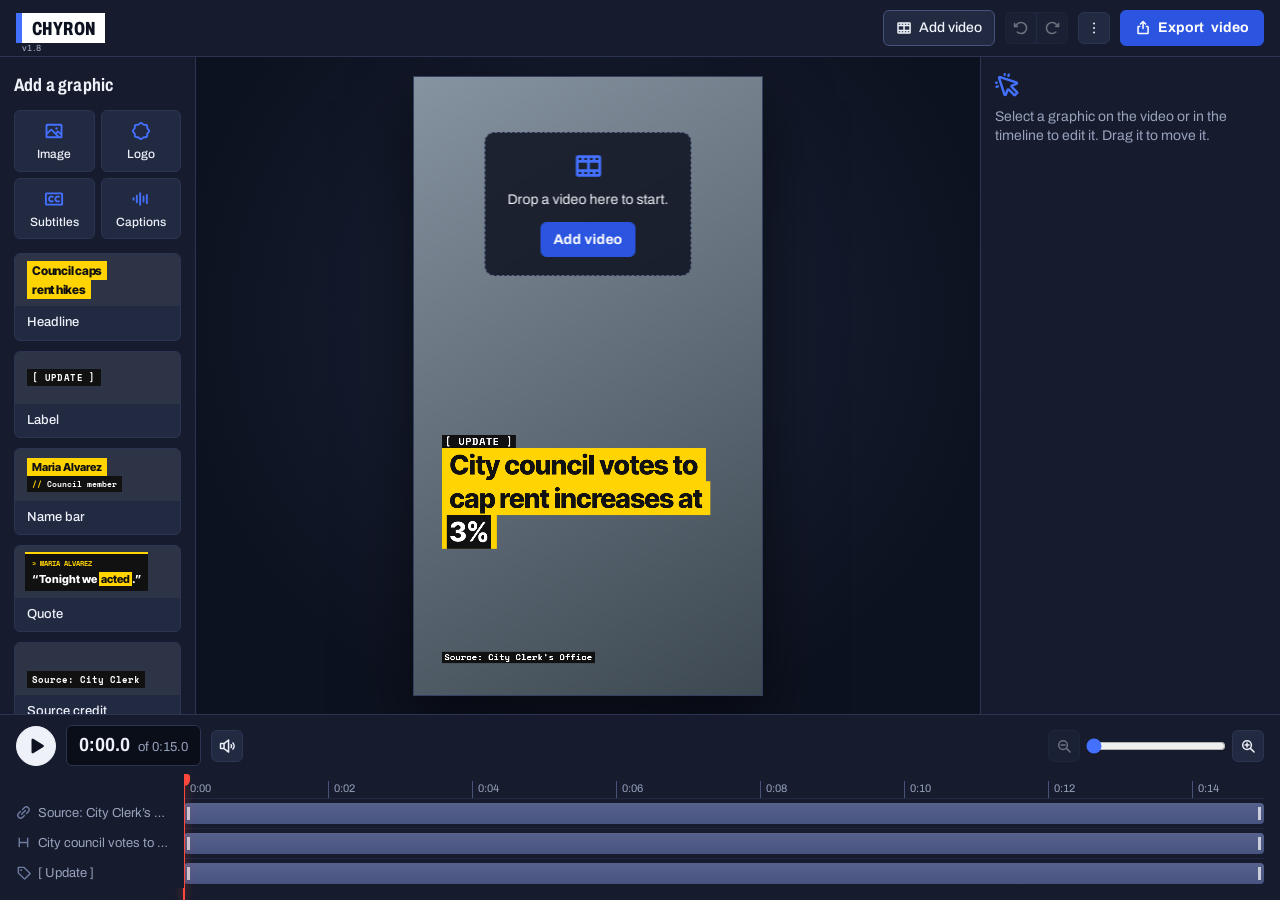
<file: index.html>
<!doctype html>
<html lang="en">
<head>
<meta charset="utf-8">
<meta name="viewport" content="width=device-width, initial-scale=1, maximum-scale=1, viewport-fit=cover">
<title>Chyron — news graphics for video</title>
<link rel="preconnect" href="https://fonts.googleapis.com">
<link rel="preconnect" href="https://fonts.gstatic.com" crossorigin>
<link href="https://fonts.googleapis.com/css2?family=Anton&family=Archivo:wdth,wght@62..125,400..800&family=Barlow+Condensed:wght@700&family=Inter+Tight:wght@800&family=Space+Mono:wght@700&family=Newsreader:opsz,wght@6..72,600&family=Oswald:wght@700&display=swap" rel="stylesheet">
<link rel="stylesheet" href="style.css">
<link rel="manifest" href="manifest.webmanifest">
<link rel="icon" href="icons/icon-192.png">
<link rel="apple-touch-icon" href="icons/apple-touch-icon.png">
<meta name="theme-color" content="#161c2d">
</head>
<body>

<header class="bar">
  <h1><span>Chyron</span><small id="version" data-version="1.8" title="Chyron version">v1.8</small></h1>
  <button id="open" class="lead" aria-label="Add video"><svg class="ic" aria-hidden="true"><use href="#i-video"/></svg><span class="lbl">Add video</span></button>
  <span class="pair">
    <button id="undo" class="icon" title="Undo" aria-label="Undo" disabled><svg class="ic" aria-hidden="true"><use href="#i-undo"/></svg></button>
    <button id="redo" class="icon" title="Redo" aria-label="Redo" disabled><svg class="ic" aria-hidden="true"><use href="#i-redo"/></svg></button>
  </span>
  <!-- On a phone these fold into the More menu; on a computer they sit in the bar. -->
  <div class="more" id="more">
    <details class="menu" id="projectMenu">
      <summary><svg class="ic" aria-hidden="true"><use href="#i-folder"/></svg>Project<svg class="ic" aria-hidden="true"><use href="#i-caret"/></svg></summary>
      <div>
        <button id="newProject"><svg class="ic" aria-hidden="true"><use href="#i-new"/></svg>New project</button>
        <button id="openProject"><svg class="ic" aria-hidden="true"><use href="#i-open"/></svg>Open project file</button>
        <button id="saveProject"><svg class="ic" aria-hidden="true"><use href="#i-save"/></svg>Save project file</button>
      </div>
    </details>
    <button id="brandBtn"><svg class="ic" aria-hidden="true"><use href="#i-palette"/></svg>Brand kit</button>
    <label class="inline"><span class="lab">Shape</span>
      <select id="format">
        <option value="9:16">Vertical 9:16</option>
        <option value="4:5">Portrait 4:5</option>
        <option value="1:1">Square 1:1</option>
        <option value="16:9">Wide 16:9</option>
      </select>
    </label>
    <label class="inline"><span class="lab">Video</span>
      <select id="fit">
        <option value="cover">Fill the frame</option>
        <option value="blur">Blurred background</option>
        <option value="contain">Fit inside</option>
      </select>
    </label>
    <details class="menu" id="backdropMenu" hidden>
      <summary title="How the background looks behind a video that isn't this shape">Background<svg class="ic" aria-hidden="true"><use href="#i-caret"/></svg></summary>
      <div class="backdrop-opts">
        <label><span>Blur</span><input id="backdrop-blur" type="range" min="0" max="1" step="0.05" aria-label="Background blur"></label>
        <label><span>Darken</span><input id="backdrop-dim" type="range" min="0" max="0.9" step="0.05" aria-label="Background darkening"></label>
      </div>
    </details>
    <label class="inline" title="Shade where each app's buttons and captions cover a vertical video"><span class="lab">Safe zones</span>
      <select id="safeZones">
        <option value="">No safe zones</option>
        <option value="tiktok">TikTok safe zones</option>
        <option value="reels">Reels safe zones</option>
        <option value="shorts">Shorts safe zones</option>
      </select>
    </label>
    <span class="spacer"></span>
    <button id="keysBtn" class="icon" title="Keyboard shortcuts (?)" aria-label="Keyboard shortcuts"><svg class="ic" aria-hidden="true"><use href="#i-keys"/></svg><span class="in-menu">Keyboard shortcuts</span></button>
    <button id="install" hidden title="Install app" aria-label="Install app"><svg class="ic" aria-hidden="true"><use href="#i-install"/></svg><span class="lab">Install app</span></button>
    <button id="still"><svg class="ic" aria-hidden="true"><use href="#i-camera"/></svg>Cover image</button>
  </div>
  <button id="moreBtn" class="icon" aria-label="More" aria-expanded="false" aria-controls="more"><svg class="ic" aria-hidden="true"><use href="#i-more"/></svg></button>
  <button id="export" class="primary"><svg class="ic" aria-hidden="true"><use href="#i-export"/></svg>Export<span class="lbl"> video</span></button>
</header>

<main>
  <aside class="add" id="addPanel">
    <button id="closeAdd" class="icon sheet-close" aria-label="Close"><svg class="ic" aria-hidden="true"><use href="#i-x"/></svg></button>
    <h2>Add a graphic</h2>
    <div class="tiles">
      <button id="addImage" class="tile"><svg class="ic" aria-hidden="true"><use href="#i-image"/></svg>Image</button>
      <button id="addLogo" class="tile"><svg class="ic" aria-hidden="true"><use href="#i-logo"/></svg>Logo</button>
      <button id="addSubs" class="tile" title="Add subtitles from an SRT file"><svg class="ic" aria-hidden="true"><use href="#i-subs"/></svg>Subtitles</button>
      <button id="addCaptions" class="tile" title="Make captions from the speech, on this device"><svg class="ic" aria-hidden="true"><use href="#i-wave"/></svg>Captions</button>
    </div>
    <button data-add="headline"><span class="thumb t-headline"><b>Council caps</b><b>rent hikes</b></span>Headline</button>
    <button data-add="label"><span class="thumb t-label"><b>[ Update ]</b></span>Label</button>
    <button data-add="lower"><span class="thumb t-lower"><b>Maria Alvarez</b><i><em>//</em> Council member</i></span>Name bar</button>
    <button data-add="quote"><span class="thumb t-quote"><span><i>&gt; Maria Alvarez</i><b>“Tonight we <em>acted</em>.”</b></span></span>Quote</button>
    <button data-add="credit"><span class="thumb t-credit"><b>Source: City Clerk</b></span>Source credit</button>
    <button data-add="text"><span class="thumb t-text"><b>Plain text</b></span>Plain text</button>
    <button data-add="cover"><span class="thumb t-cover"><b></b></span>Cover (solid or blur)</button>

    <h2>Saved styles</h2>
    <div id="styles" class="lib"></div>

    <h2>Layouts</h2>
    <button id="saveLayout" class="plain"><svg class="ic" aria-hidden="true"><use href="#i-layout"/></svg>Save this layout</button>
    <div id="layouts" class="lib"></div>
  </aside>

  <section class="stage" id="stageArea">
    <canvas class="ghost" id="ghost" hidden aria-hidden="true"></canvas>
    <!-- Phone only: rails in the space beside a tall video. -->
    <div class="rail" id="addRail" aria-label="Add a graphic">
      <button data-add="headline"><svg class="ic" aria-hidden="true"><use href="#i-headline"/></svg><span>Headline</span></button>
      <button data-add="label"><svg class="ic" aria-hidden="true"><use href="#i-label"/></svg><span>Label</span></button>
      <button data-add="lower"><svg class="ic" aria-hidden="true"><use href="#i-lower"/></svg><span>Name</span></button>
      <button data-add="quote"><svg class="ic" aria-hidden="true"><use href="#i-quote"/></svg><span>Quote</span></button>
      <button data-add="credit"><svg class="ic" aria-hidden="true"><use href="#i-credit"/></svg><span>Source</span></button>
      <button data-add="text"><svg class="ic" aria-hidden="true"><use href="#i-text"/></svg><span>Text</span></button>
      <button data-add="cover"><svg class="ic" aria-hidden="true"><use href="#i-cover"/></svg><span>Cover</span></button>
      <button id="moreAdd"><svg class="ic" aria-hidden="true"><use href="#i-plus"/></svg><span>More</span></button>
    </div>
    <div class="wrap" id="wrap">
      <canvas id="stage" width="1080" height="1920"></canvas>
      <div class="guide v" id="guideV" hidden></div>
      <div class="guide h" id="guideH" hidden></div>
      <div class="place-over" id="placeOver" hidden aria-label="Place on screen"></div>
      <div class="safe" id="safe" hidden aria-hidden="true"></div>
      <div class="sel" id="sel" hidden><i class="grip" title="Drag to change width"></i><i class="vgrip" title="Drag to change height"></i></div>
      <div class="empty" id="empty">
        <svg class="ic" aria-hidden="true"><use href="#i-video"/></svg>
        <p id="emptyMsg">Drop a video here to start.</p>
        <button id="open2" class="primary">Add video</button>
      </div>
    </div>
    <div class="rail" id="toolRail">
      <div id="railNone">
        <button data-proxy="still"><svg class="ic" aria-hidden="true"><use href="#i-camera"/></svg><span>Frame</span></button>
        <button data-proxy="brandBtn"><svg class="ic" aria-hidden="true"><use href="#i-palette"/></svg><span>Brand</span></button>
      </div>
      <div id="railGraphic" hidden>
        <button id="railPlace"><svg class="ic" aria-hidden="true"><use href="#i-place"/></svg><span>Place</span></button>
        <button data-proxy="dup"><svg class="ic" aria-hidden="true"><use href="#i-copy"/></svg><span>Copy</span></button>
        <button data-proxy="front"><svg class="ic" aria-hidden="true"><use href="#i-front"/></svg><span>Front</span></button>
        <button data-proxy="saveStyle"><svg class="ic" aria-hidden="true"><use href="#i-style"/></svg><span>Style</span></button>
        <button data-proxy="del" class="danger"><svg class="ic" aria-hidden="true"><use href="#i-trash"/></svg><span>Delete</span></button>
      </div>
      <div id="railClip" hidden>
        <button data-proxy="split"><svg class="ic" aria-hidden="true"><use href="#i-split"/></svg><span>Split</span></button>
        <button data-proxy="earlier"><svg class="ic" aria-hidden="true"><use href="#i-earlier"/></svg><span>Earlier</span></button>
        <button data-proxy="later"><svg class="ic" aria-hidden="true"><use href="#i-later"/></svg><span>Later</span></button>
        <button data-proxy="delClip" class="danger"><svg class="ic" aria-hidden="true"><use href="#i-trash"/></svg><span>Remove</span></button>
      </div>
    </div>
  </section>

  <aside class="inspector">
    <p id="noSel" class="hint"><svg class="ic" aria-hidden="true"><use href="#i-select"/></svg>Select a graphic on the video or in the timeline to edit it. Drag it to move it.</p>

    <form id="props" hidden onsubmit="return false">
      <h2 id="propTitle">Headline</h2>
      <label class="f" data-group="text" data-for="lines lower quote text"><span id="textLabel">Text</span><textarea data-k="text" rows="3"></textarea>
        <small data-for="lines quote text">Put *asterisks* around words to highlight them.</small></label>
      <button type="button" id="markWord" class="mark" data-group="text" data-for="lines quote text" title="Highlight the selected word" aria-label="Highlight the selected word"><svg class="ic" aria-hidden="true"><use href="#i-marker"/></svg><span class="w">Highlight selected word</span></button>
      <label class="f" data-group="text" data-for="lower quote"><span id="subLabel">Title</span><input data-k="sub" type="text"></label>
      <label class="f" data-group="text" data-subs="only">Background
        <select data-k="kind">
          <option value="lines">Box behind each line</option>
          <option value="text">None, with a soft shadow</option>
        </select>
      </label>
      <button type="button" id="openTranscript" class="wide" data-group="text" data-subs="only"><svg class="ic" aria-hidden="true"><use href="#i-transcript"/></svg>Edit as transcript</button>
      <label class="check" data-group="text" data-subs="only"><input data-k="karaoke" type="checkbox"> Highlight each word as it’s spoken</label>
      <label class="f" data-group="text" data-subs="only">Subtitles follow
        <select data-k="follow">
          <option value="footage">The video they were made for</option>
          <option value="timeline">The finished timeline</option>
        </select>
        <small>Following the video keeps them in sync when you trim, split or move clips. Choose the timeline for subtitles made from the edited video.</small></label>
      <label class="f" data-group="text" data-subs="only">Shift timing (seconds)<input data-k="offset" type="number" step="0.1">
        <small>Use a negative number if the subtitles appear late.</small></label>
      <button type="button" id="replaceImage" class="wide" data-group="text" data-for="image"><svg class="ic" aria-hidden="true"><use href="#i-swap"/></svg>Replace image</button>

      <label class="f" data-group="style" data-for="solid gradient blur"><span class="w">Cover style</span><select data-k="kind" data-chips="fill" aria-label="Cover style">
          <option value="solid">Solid</option>
          <option value="blur">Blur</option>
        </select></label>
      <label class="f" data-group="style" data-for="lines lower quote text"><span class="w">Typeface</span><select data-k="font" data-chips="font"></select></label>
      <label class="f" data-group="style" data-for="lines quote text"><span class="w">Highlighted words</span><select data-k="hl" aria-label="Highlighted words">
        <option value="box">Highlight</option>
        <option value="color">In color</option>
        <option value="underline">Underlined</option>
      </select></label>
      <label class="f" data-group="style" data-for="lower quote"><span class="w">Look</span><select data-k="look" aria-label="Look">
        <option value="marker">Marker</option>
        <option value="classic">Classic</option>
      </select></label>
      <label class="f" data-group="style" data-for="lower quote"><span class="w mini" id="subFontLabel">Title typeface</span><select data-k="subFont" data-chips="font" aria-label="Second line typeface"></select></label>
      <div class="f cued" data-group="style" data-for="lines lower quote text"><span class="w">Text size</span><span class="fi fi-size" title="Text size" aria-hidden="true"><small>A</small>A</span>
        <div class="num"><button type="button" data-step="-2" aria-label="Smaller">−</button><label class="num-box"><input data-k="size" min="18" max="220" step="1" type="number" inputmode="numeric" aria-label="Text size"></label><button type="button" data-step="2" aria-label="Bigger">+</button></div>
      </div>
      <div class="f cued" data-group="style"><span class="w">Width</span><svg class="ic fi" aria-hidden="true"><use href="#i-width"/></svg>
        <div class="num"><button type="button" data-step="-5" aria-label="Smaller">−</button><label class="num-box"><input data-k="width" data-scale="100" min="5" max="100" step="1" type="number" inputmode="numeric" aria-label="Width"><i>%</i></label><button type="button" data-step="5" aria-label="Bigger">+</button></div>
      </div>
      <div class="f cued" data-group="style" data-for="solid gradient blur"><span class="w">Height</span><svg class="ic fi" aria-hidden="true"><use href="#i-height"/></svg>
        <div class="num"><button type="button" data-step="-5" aria-label="Shorter">−</button><label class="num-box"><input data-k="h" data-scale="100" min="2" max="100" step="1" type="number" inputmode="numeric" aria-label="Height"><i>%</i></label><button type="button" data-step="5" aria-label="Taller">+</button></div>
      </div>
      <label class="f cued" data-group="style" data-for="blur"><span class="w">Blur strength</span><svg class="ic fi" aria-hidden="true"><use href="#i-fill-blur"/></svg><input data-k="blur" type="range" min="0" max="1" step="0.05" aria-label="Blur strength"></label>
      <label class="f cued" data-group="style" data-for="solid blur"><span class="w">Soft edges</span><svg class="ic fi" aria-hidden="true"><use href="#i-feather"/></svg><input data-k="feather" type="range" min="0" max="1" step="0.05" aria-label="Soft edges"></label>
      <label class="f" data-group="style" data-for="solid blur"><span class="w">Which edges</span><select data-k="edges" data-chips="edges" aria-label="Soften which edges">
          <option value="all">All sides</option>
          <option value="top">Top</option>
          <option value="bottom">Bottom</option>
          <option value="left">Left</option>
          <option value="right">Right</option>
        </select></label>
      <div class="f" data-group="style" data-for="lines lower quote text"><span class="w">Alignment</span>
        <div class="seg" id="align">
          <button type="button" data-v="left" title="Left" aria-label="Align left"><svg class="ic" aria-hidden="true"><use href="#i-left"/></svg></button>
          <button type="button" data-v="center" title="Center" aria-label="Align center"><svg class="ic" aria-hidden="true"><use href="#i-center"/></svg></button>
          <button type="button" data-v="right" title="Right" aria-label="Align right"><svg class="ic" aria-hidden="true"><use href="#i-right"/></svg></button>
        </div>
      </div>
      <div class="f place-f" data-group="style"><span class="w">Place on screen</span>
        <div class="place" id="place" role="group" aria-label="Place on screen"></div>
      </div>
      <label class="check caps" data-group="style" data-for="lines lower quote text" title="All capitals"><input data-k="upper" type="checkbox"> <span class="w">All capitals</span><b class="caps-ic" aria-hidden="true">AA</b></label>
      <label class="check" data-group="style" data-for="lines"><input data-k="dot" type="checkbox"> Dot before the text</label>

      <div class="f" data-group="color" data-for="lines lower quote text solid"><span class="w">Colors</span>
        <div class="looks" id="looks" data-for="lines lower quote text solid"></div>
        <div class="colors">
          <label data-for="lines lower quote text" title="Text color"><span>Text</span><input data-k="color" type="color"></label>
          <label data-for="lines lower quote solid" title="Box color"><span>Box</span><input data-k="bg" type="color"></label>
          <label data-for="lines lower quote text" title="Highlight color"><span id="accentLabel">Highlight</span><input data-k="accent" type="color"></label>
        </div>
        <div class="brand-dots" id="brandDots"></div>
      </div>
      <label class="f cued" data-group="color" data-for="lines lower quote solid"><span class="w">Box opacity</span><svg class="ic fi" aria-hidden="true"><use href="#i-opacity"/></svg><input data-k="bgAlpha" type="range" min="0" max="1" step="0.05" aria-label="Box opacity"></label>
      <label class="f cued" data-group="color" data-for="image"><span class="w">Opacity</span><svg class="ic fi" aria-hidden="true"><use href="#i-opacity"/></svg><input data-k="alpha" type="range" min="0.05" max="1" step="0.05" aria-label="Opacity"></label>
      <label class="f cued" data-group="color" data-for="lines quote image solid blur"><span class="w">Rounded corners</span><svg class="ic fi" aria-hidden="true"><use href="#i-corner"/></svg><input data-k="radius" type="range" min="0" max="1" step="0.05" aria-label="Rounded corners"></label>

      <div class="group" id="timing" data-group="timing" data-subs="hide">
        <div class="f"><span class="w">On screen</span>
          <div class="times span-times">
            <label>From<input data-k="start" data-time type="text" inputmode="decimal" autocomplete="off"></label>
            <label>To<input data-k="end" data-time type="text" inputmode="decimal" autocomplete="off"></label>
          </div>
          <div class="here">
            <button type="button" id="startHere" title="Start at the playhead"><svg class="ic" aria-hidden="true"><use href="#i-enter"/></svg>Start here</button>
            <button type="button" id="endHere" title="End at the playhead">End here<svg class="ic" aria-hidden="true"><use href="#i-exit"/></svg></button>
          </div>
          <button type="button" id="whole" class="wide" title="Show for the whole video" aria-label="Show for the whole video"><svg class="ic" aria-hidden="true"><use href="#i-whole"/></svg><span class="w">Show for the whole video</span></button>
        </div>
        <div class="f"><span class="w">Animation</span>
          <div class="times">
            <label class="move"><span class="w">Entrance</span><span class="fi fi-txt" aria-hidden="true">In</span>
              <select data-k="anim" data-chips="anim" aria-label="Entrance">
                <option value="none">None</option>
                <option value="fade">Fade in</option>
                <option value="rise">Rise up</option>
                <option value="wipe">Wipe across</option>
                <option value="slide">Slide in</option>
                <option value="marker">Highlighter</option>
                <option value="type">Typewriter</option>
                <option value="pop">Pop in</option>
              </select>
            </label>
            <label class="move"><span class="w">Exit</span><span class="fi fi-txt" aria-hidden="true">Out</span>
              <select data-k="out" data-chips="anim" aria-label="Exit">
                <option value="none">None</option>
                <option value="fade">Fade out</option>
                <option value="rise">Drop down</option>
                <option value="wipe">Wipe away</option>
                <option value="slide">Slide out</option>
                <option value="marker">Highlighter off</option>
                <option value="type">Backspace</option>
                <option value="pop">Pop out</option>
              </select>
            </label>
          </div>
          <select data-k="speed" data-num data-chips="speed" class="wide" aria-label="Speed">
            <option value="0.25">Quick</option>
            <option value="0.45">Normal speed</option>
            <option value="0.9">Slow</option>
          </select>
        </div>
      </div>
      <div class="actions">
        <button type="button" id="dup"><svg class="ic" aria-hidden="true"><use href="#i-copy"/></svg>Duplicate</button>
        <button type="button" id="front"><svg class="ic" aria-hidden="true"><use href="#i-front"/></svg>Bring to front</button>
        <button type="button" id="saveStyle"><svg class="ic" aria-hidden="true"><use href="#i-style"/></svg>Save as a style</button>
        <button type="button" id="del" class="danger"><svg class="ic" aria-hidden="true"><use href="#i-trash"/></svg>Delete</button>
      </div>
    </form>

    <form id="clipProps" hidden onsubmit="return false">
      <h2 id="clipTitle">Clip</h2>
      <div class="f">Use this part of the video
        <div class="times">
          <label>From<input data-c="in" data-time type="text" inputmode="decimal" autocomplete="off"></label>
          <label>To<input data-c="out" data-time type="text" inputmode="decimal" autocomplete="off"></label>
        </div>
        <small>You can also drag either end of the clip in the timeline.</small>
      </div>
      <label class="check"><input data-c="muted" type="checkbox"> Mute this clip’s sound</label>
      <div class="f framing"><span class="w">Framing</span>
        <small class="keep">Drag the video to move it in the frame. Pinch or scroll to zoom. Change it at another moment and a keyframe is added there.</small>
        <div class="key-row">
          <button type="button" id="prevKey" class="icon" title="Previous keyframe" aria-label="Previous keyframe"><svg class="ic" aria-hidden="true"><use href="#i-prev"/></svg></button>
          <button type="button" id="keyHere" class="icon" title="Keyframe at the playhead" aria-label="Keyframe at the playhead" aria-pressed="false"><svg class="ic" aria-hidden="true"><use href="#i-key"/></svg></button>
          <button type="button" id="nextKey" class="icon" title="Next keyframe" aria-label="Next keyframe"><svg class="ic" aria-hidden="true"><use href="#i-next"/></svg></button>
          <div class="seg" id="keyMove" title="How the framing gets to this keyframe">
            <button type="button" data-v="jump" title="Jump: hold, then cut to this framing" aria-label="Jump to this framing"><svg class="ic" aria-hidden="true"><use href="#i-jump"/></svg><span class="w">Jump</span></button>
            <button type="button" data-v="glide" title="Glide: move smoothly from the keyframe before" aria-label="Glide to this framing"><svg class="ic" aria-hidden="true"><use href="#i-glide"/></svg><span class="w">Glide</span></button>
          </div>
        </div>
        <div class="zoom-row">
          <span class="w">Zoom</span><svg class="ic fi" aria-hidden="true"><use href="#i-zoom"/></svg>
          <div class="num"><button type="button" data-step="-10" aria-label="Zoom out">−</button><label class="num-box"><input id="clipZoom" min="100" max="500" step="1" type="number" inputmode="numeric" aria-label="Zoom"><i>%</i></label><button type="button" data-step="10" aria-label="Zoom in">+</button></div>
          <button type="button" id="resetFrame" class="icon" title="Reset framing and remove keyframes" aria-label="Reset framing"><svg class="ic" aria-hidden="true"><use href="#i-reset"/></svg></button>
        </div>
        <div class="follow-row">
          <button type="button" id="followSpeaker" title="For guests in side-by-side boxes: zoom into whoever is talking"><svg class="ic" aria-hidden="true"><use href="#i-speaker"/></svg>Follow the speaker</button>
          <small id="followMsg" class="keep">For guests in side-by-side boxes: zooms into whoever is talking. Works on this device.</small>
        </div>
      </div>
      <div class="actions">
        <button type="button" id="split"><svg class="ic" aria-hidden="true"><use href="#i-split"/></svg>Split at playhead</button>
        <button type="button" id="earlier"><svg class="ic" aria-hidden="true"><use href="#i-earlier"/></svg>Move earlier</button>
        <button type="button" id="later"><svg class="ic" aria-hidden="true"><use href="#i-later"/></svg>Move later</button>
        <button type="button" id="delClip" class="danger"><svg class="ic" aria-hidden="true"><use href="#i-trash"/></svg>Remove clip</button>
      </div>
    </form>

    <!-- Phone only: picks which group of settings the panel shows. -->
    <nav class="edit-tabs" id="editTabs" hidden aria-label="Edit">
      <button type="button" data-tab="text"><svg class="ic" aria-hidden="true"><use href="#i-text"/></svg>Text</button>
      <button type="button" data-tab="style"><span class="aa" aria-hidden="true">Aa</span>Style</button>
      <button type="button" data-tab="color"><svg class="ic" aria-hidden="true"><use href="#i-palette"/></svg>Color</button>
      <button type="button" data-tab="timing"><svg class="ic" aria-hidden="true"><use href="#i-clock"/></svg>Timing</button>
    </nav>
  </aside>
</main>

<footer class="timeline">
  <div class="transport">
    <button id="play" title="Play (Space)" aria-label="Play"></button>
    <span class="timecode"><b id="time">0:00.0</b><span id="total">0:00.0</span></span>
    <button id="mute" class="icon" title="Mute" aria-label="Mute"></button>
    <div class="tl-zoom" title="Zoom the timeline (or pinch it)">
      <button id="tlOut" class="icon" aria-label="Zoom timeline out"><svg class="ic" aria-hidden="true"><use href="#i-zoom-out"/></svg></button>
      <input id="tlZoom" type="range" min="0" max="1" step="0.01" value="0" aria-label="Timeline zoom">
      <button id="tlIn" class="icon" aria-label="Zoom timeline in"><svg class="ic" aria-hidden="true"><use href="#i-zoom"/></svg></button>
    </div>
  </div>
  <div class="tracks" id="tracks">
    <div class="row ruler-row"><span></span><div class="ruler" id="ruler"></div></div>
    <div id="rows"></div>
    <div class="lanes"><div class="playhead" id="playhead"></div></div>
  </div>
</footer>

<dialog id="brand">
  <button type="button" id="brandClose" class="icon dlg-close" aria-label="Close brand kit"><svg class="ic" aria-hidden="true"><use href="#i-x"/></svg></button>
  <h2>Brand kit</h2>
  <p class="hint">New graphics start with these. Changing a color or typeface here also updates the graphics that use it.</p>
  <div class="f">Colors
    <div class="colors">
      <label>Dark<input data-b="dark" type="color"></label>
      <label>Light<input data-b="light" type="color"></label>
      <label>Main<input data-b="main" type="color"></label>
      <label>Accent<input data-b="accent" type="color"></label>
      <label>Extra<input data-b="extra" type="color"></label>
    </div>
  </div>
  <label class="f">Headline typeface<select data-b="head"></select></label>
  <label class="f">Text typeface<select data-b="body"></select></label>
  <div class="f">More fonts
    <div id="fontList" class="lib"></div>
    <form id="googleForm" class="lib-row">
      <input id="googleName" list="googleIdeas" placeholder="Google font name" aria-label="Google font name">
      <button><svg class="ic" aria-hidden="true"><use href="#i-plus"/></svg>Google</button>
    </form>
    <datalist id="googleIdeas">
      <option>Bebas Neue</option><option>League Gothic</option><option>Fjalla One</option><option>Big Shoulders Display</option>
      <option>Montserrat</option><option>Poppins</option><option>Inter</option><option>Roboto Condensed</option>
      <option>Playfair Display</option><option>Libre Franklin</option><option>Space Grotesk</option><option>DM Serif Display</option>
    </datalist>
    <form id="adobeForm" class="lib-row">
      <input id="adobeId" placeholder="Adobe Fonts project ID" aria-label="Adobe Fonts project ID">
      <button><svg class="ic" aria-hidden="true"><use href="#i-plus"/></svg>Adobe</button>
    </form>
    <small>For Adobe Fonts, add the fonts to a web project on fonts.adobe.com, then paste that project’s ID here.</small>
    <button type="button" id="addFont" class="wide"><svg class="ic" aria-hidden="true"><use href="#i-upload"/></svg>Add a font file</button>
  </div>
  <div class="f">Logo
    <div class="logo-row">
      <img id="logoPreview" alt="Your logo" hidden>
      <button type="button" id="chooseLogo"><svg class="ic" aria-hidden="true"><use href="#i-image"/></svg>Choose logo</button>
      <button type="button" id="removeLogo" hidden>Remove logo</button>
    </div>
  </div>
  <div class="actions"><button type="button" id="brandDone" class="primary">Done</button></div>
</dialog>

<dialog id="transcript" class="transcript" aria-labelledby="trTitle">
  <div class="tr-head">
    <h2 id="trTitle">Transcript</h2>
    <span id="trCount"></span>
    <button type="button" id="trClose" class="icon" aria-label="Close transcript"><svg class="ic" aria-hidden="true"><use href="#i-x"/></svg></button>
  </div>
  <p class="hint">Edit any line. To split one, put the cursor where it should break and tap <svg class="ic" aria-hidden="true"><use href="#i-split"/></svg>. Tap a time to play that line.</p>
  <div class="tr-lines" id="trLines"></div>
</dialog>

<dialog id="keys" aria-labelledby="keysTitle">
  <h2 id="keysTitle">Keyboard shortcuts</h2>
  <dl class="keys">
    <dt><kbd>Space</kbd></dt><dd>Play or pause</dd>
    <dt><kbd>←</kbd> <kbd>→</kbd></dt><dd>Step the playhead a tenth of a second (with a graphic selected, these nudge it instead; use <kbd>,</kbd> <kbd>.</kbd>)</dd>
    <dt><kbd>Shift</kbd> + step</dt><dd>A whole second (or a bigger nudge)</dd>
    <dt><kbd>Home</kbd> <kbd>End</kbd></dt><dd>Go to the start or end</dd>
    <dt><kbd>S</kbd></dt><dd>Split the clip at the playhead</dd>
    <dt><kbd>[</kbd> <kbd>]</kbd></dt><dd>Start or end the selected graphic at the playhead</dd>
    <dt><kbd>⌘</kbd> <kbd>D</kbd></dt><dd>Duplicate the selected graphic</dd>
    <dt><kbd>Delete</kbd></dt><dd>Delete what's selected</dd>
    <dt><kbd>⌘</kbd> <kbd>Z</kbd></dt><dd>Undo (add <kbd>Shift</kbd> to redo)</dd>
    <dt><kbd>⌘</kbd> + scroll</dt><dd>Zoom the timeline (or pinch the trackpad)</dd>
    <dt><kbd>?</kbd></dt><dd>Show this list</dd>
  </dl>
  <div class="actions"><button type="button" id="keysDone" class="primary">Done</button></div>
</dialog>

<dialog id="captionDlg">
  <h2>Auto captions</h2>
  <p class="hint">Chyron listens to the English speech in the video and writes captions, right here on this device. The audio is never uploaded. The first time, the speech model downloads once (Accurate about 250 MB, Fast about 80 MB); after that it works offline.</p>
  <div class="f">Quality
    <div class="seg" id="capQuality">
      <button type="button" data-v="accurate">Accurate</button>
      <button type="button" data-v="fast">Fast</button>
    </div>
  </div>
  <div class="f">Look
    <div class="seg" id="capLook">
      <button type="button" data-v="lines">Lines</button>
      <button type="button" data-v="words">Word by word</button>
    </div>
  </div>
  <div class="f">Words per caption
    <div class="num"><button type="button" data-step="-1" aria-label="Fewer words">−</button><label class="num-box"><input id="capWords" min="1" max="12" step="1" type="number" inputmode="numeric" aria-label="Words per caption"></label><button type="button" data-step="1" aria-label="More words">+</button></div>
  </div>
  <div class="model-store" id="modelStore" hidden>
    <span id="modelInfo">Speech model saved on this device</span>
    <button type="button" id="modelRemove" class="danger">Remove</button>
  </div>
  <div class="cap-status" id="capStatus" hidden>
    <p id="capMsg"></p>
    <div class="progress" id="capBar"><i></i></div>
  </div>
  <div class="actions">
    <button id="capCancel">Cancel</button>
    <button id="capGo" class="primary">Make captions</button>
  </div>
</dialog>

<dialog id="exportDlg">
  <h2>Export video</h2>
  <p class="hint">Pick the shapes to make. Graphics keep their places in the frame, and each clip stays centred on the same part of its picture.</p>
  <div class="shape-pick" id="exportShapes"></div>
  <div class="actions">
    <button id="exportCancel">Cancel</button>
    <button id="exportGo" class="primary">Export</button>
  </div>
</dialog>

<dialog id="coverDlg" class="cover-dlg">
  <h2>Cover image</h2>
  <div class="cover-view"><canvas id="coverPreview" width="270" height="480"></canvas></div>
  <input id="coverTime" type="range" min="0" max="1" step="0.01" aria-label="Moment in the video">
  <div class="cover-strip" id="coverStrip"></div>
  <label class="check"><input id="coverGraphics" type="checkbox" checked> Include graphics</label>
  <div class="shape-pick" id="coverShapes"></div>
  <div class="actions">
    <button id="coverClose">Close</button>
    <button id="coverSave" class="primary">Save image</button>
  </div>
</dialog>

<div class="modal" id="exporting" hidden>
  <div class="card">
    <h2 id="exportTitle">Exporting your video</h2>
    <p id="exportMsg"></p>
    <div class="progress"><i id="progress"></i></div>
    <p id="exportTime" class="time"></p>
    <button id="cancel">Cancel export</button>
  </div>
</div>
<div class="modal" id="done" hidden>
  <div class="card">
    <h2 id="doneTitle">Your video is ready</h2>
    <p id="doneMsg">Choose Save Video in the share sheet to put it in Photos, or send it straight to an app.</p>
    <div class="actions">
      <button id="shareFile" class="primary"><svg class="ic" aria-hidden="true"><use href="#i-export"/></svg>Save or share</button>
      <button id="downloadFile">Download file</button>
      <button id="closeDone">Close</button>
    </div>
  </div>
</div>
<div class="toast" id="toast" hidden></div>

<input id="file" type="file" accept="video/*" multiple hidden>
<input id="imgFile" type="file" accept="image/*" hidden>
<input id="logoFile" type="file" accept="image/*" hidden>
<input id="fontFile" type="file" accept=".ttf,.otf,.woff,.woff2" hidden>
<input id="srtFile" type="file" accept=".srt,.vtt" hidden>
<input id="projFile" type="file" accept=".json,application/json" hidden>

<script src="vendor/mediabunny.min.js"></script>
<script src="icons.js"></script>
<script src="autoframe.js"></script>
<script src="app.js"></script>
</body>
</html>
</file>
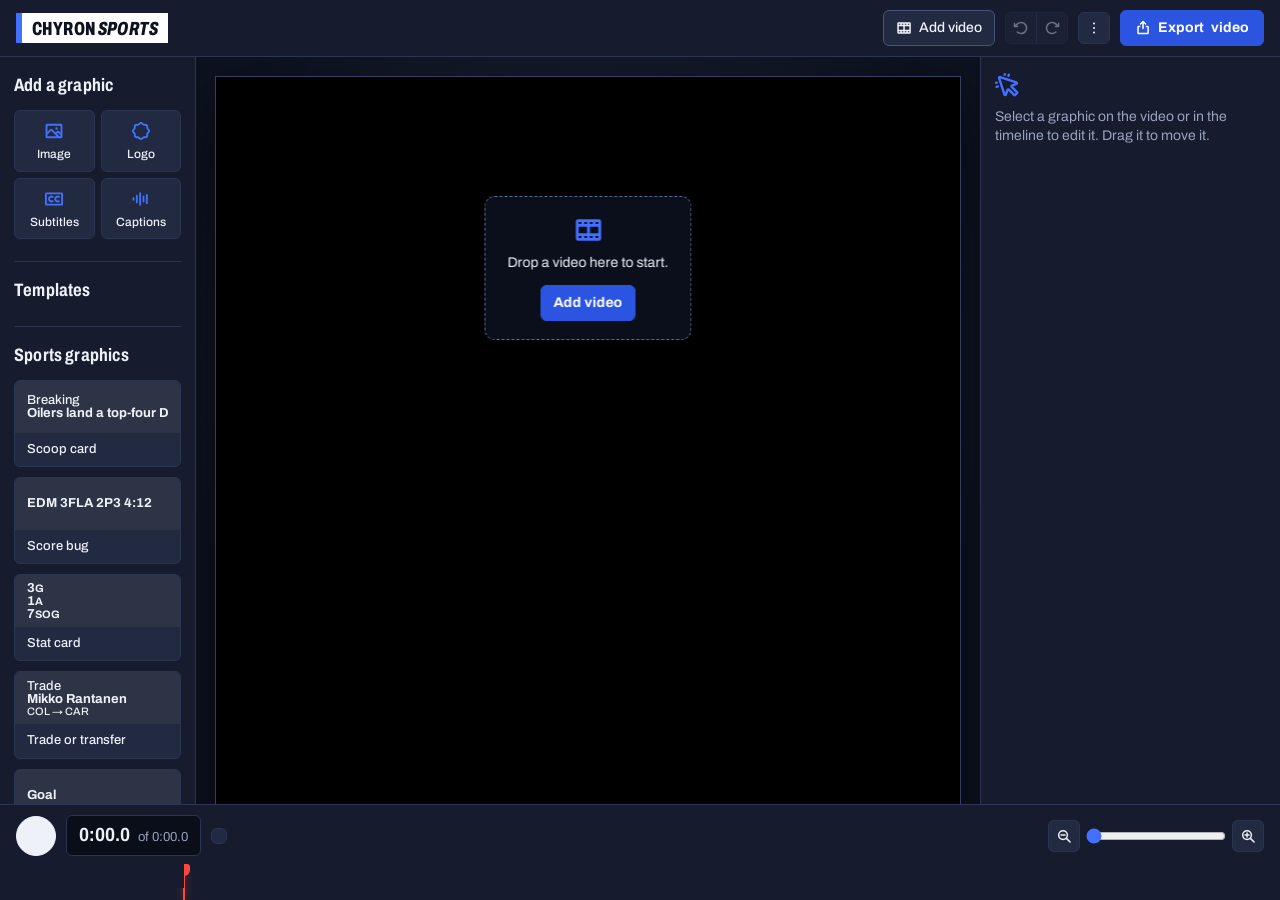
<file: sports.html>
<!doctype html>
<!-- Chyron Sports: the same app as index.html, with sports graphics and templates. Keep the two pages in step. -->
<html lang="en" data-edition="sports">
<head>
<meta charset="utf-8">
<meta name="viewport" content="width=device-width, initial-scale=1, viewport-fit=cover">
<title>Chyron Sports — sports graphics for video</title>
<link rel="preconnect" href="https://fonts.googleapis.com">
<link rel="preconnect" href="https://fonts.gstatic.com" crossorigin>
<link href="https://fonts.googleapis.com/css2?family=Anton&family=Archivo:wdth,wght@62..125,400..800&family=Barlow+Condensed:wght@700&family=Inter+Tight:wght@800&family=Space+Mono:wght@700&family=Big+Shoulders+Display:wght@900&family=Saira+Condensed:wght@700&family=Doto:wght@900&family=JetBrains+Mono:wght@800&family=Fraunces:opsz,wght,SOFT@9..144,600,100&family=Hanken+Grotesk:wght@700&family=Newsreader:opsz,wght@6..72,600&family=Oswald:wght@700&display=swap" rel="stylesheet">
<link rel="stylesheet" href="style.css">
<link rel="manifest" href="sports.webmanifest">
<link rel="icon" href="icons/sports-192.png">
<link rel="apple-touch-icon" href="icons/sports-apple-touch-icon.png">
<meta name="theme-color" content="#161c2d">
</head>
<body>

<header class="bar">
  <h1><span>Chyron <em>Sports</em></span></h1>
  <button id="open" class="lead" aria-label="Add video"><svg class="ic" aria-hidden="true"><use href="#i-video"/></svg><span class="lbl">Add video</span></button>
  <span class="pair">
    <button id="undo" class="icon" title="Undo" aria-label="Undo" disabled><svg class="ic" aria-hidden="true"><use href="#i-undo"/></svg></button>
    <button id="redo" class="icon" title="Redo" aria-label="Redo" disabled><svg class="ic" aria-hidden="true"><use href="#i-redo"/></svg></button>
  </span>
  <!-- On a phone these fold into the More menu; on a computer they sit in the bar. -->
  <div class="more" id="more">
    <details class="menu" id="projectMenu">
      <summary><svg class="ic" aria-hidden="true"><use href="#i-folder"/></svg>Project<svg class="ic" aria-hidden="true"><use href="#i-caret"/></svg></summary>
      <div>
        <button id="newProject"><svg class="ic" aria-hidden="true"><use href="#i-new"/></svg>New project</button>
        <button id="openProject"><svg class="ic" aria-hidden="true"><use href="#i-open"/></svg>Open project file</button>
        <button id="saveProject"><svg class="ic" aria-hidden="true"><use href="#i-save"/></svg>Save project file</button>
      </div>
    </details>
    <button id="brandBtn"><svg class="ic" aria-hidden="true"><use href="#i-palette"/></svg>Brand kit</button>
    <label class="inline"><span class="lab">Shape</span>
      <select id="format">
        <option value="9:16">Vertical 9:16</option>
        <option value="4:5">Portrait 4:5</option>
        <option value="1:1">Square 1:1</option>
        <option value="16:9">Wide 16:9</option>
      </select>
    </label>
    <label class="inline"><span class="lab">Video</span>
      <select id="fit">
        <option value="cover">Fill the frame</option>
        <option value="contain">Fit inside</option>
      </select>
    </label>
    <label class="inline" title="Shade where each app's buttons and captions cover a vertical video"><span class="lab">Safe zones</span>
      <select id="safeZones">
        <option value="">No safe zones</option>
        <option value="tiktok">TikTok safe zones</option>
        <option value="reels">Reels safe zones</option>
        <option value="shorts">Shorts safe zones</option>
      </select>
    </label>
    <span class="spacer"></span>
    <button id="keysBtn" class="icon" title="Keyboard shortcuts (?)" aria-label="Keyboard shortcuts"><svg class="ic" aria-hidden="true"><use href="#i-keys"/></svg><span class="in-menu">Keyboard shortcuts</span></button>
    <button id="install" hidden title="Install app" aria-label="Install app"><svg class="ic" aria-hidden="true"><use href="#i-install"/></svg><span class="lab">Install app</span></button>
    <button id="still"><svg class="ic" aria-hidden="true"><use href="#i-camera"/></svg>Cover image</button>
  </div>
  <button id="moreBtn" class="icon" aria-label="More" aria-expanded="false" aria-controls="more"><svg class="ic" aria-hidden="true"><use href="#i-more"/></svg></button>
  <button id="export" class="primary"><svg class="ic" aria-hidden="true"><use href="#i-export"/></svg>Export<span class="lbl"> video</span></button>
</header>

<main>
  <aside class="add" id="addPanel">
    <button id="closeAdd" class="icon sheet-close" aria-label="Close"><svg class="ic" aria-hidden="true"><use href="#i-x"/></svg></button>
    <h2>Add a graphic</h2>
    <div class="tiles">
      <button id="addImage" class="tile"><svg class="ic" aria-hidden="true"><use href="#i-image"/></svg>Image</button>
      <button id="addLogo" class="tile"><svg class="ic" aria-hidden="true"><use href="#i-logo"/></svg>Logo</button>
      <button id="addSubs" class="tile" title="Add subtitles from an SRT file"><svg class="ic" aria-hidden="true"><use href="#i-subs"/></svg>Subtitles</button>
      <button id="addCaptions" class="tile" title="Make captions from the speech, on this device"><svg class="ic" aria-hidden="true"><use href="#i-wave"/></svg>Captions</button>
    </div>
    <h2>Templates</h2>
    <div id="templates" class="templates"></div>

    <h2>Sports graphics</h2>
    <button data-add="scoop"><span class="thumb t-scoop"><i><em></em>Breaking</i><b>Oilers land a <em>top-four D</em></b></span>Scoop card</button>
    <button data-add="score"><span class="thumb t-score"><b><i></i>EDM 3<i class="t2"></i>FLA 2<em>P3 4:12</em></b></span>Score bug</button>
    <button data-add="stat"><span class="thumb t-stat"><b>3<small>G</small></b><b>1<small>A</small></b><b>7<small>SOG</small></b></span>Stat card</button>
    <button data-add="deal"><span class="thumb t-deal"><i>Trade</i><b>Mikko Rantanen</b><small>COL → CAR</small></span>Trade or transfer</button>
    <button data-add="stamp"><span class="thumb t-stamp"><b>Goal</b></span>Stamp</button>
    <button data-add="breaking" class="keep"><span class="thumb t-breaking"><b>Breaking</b></span>Breaking tag</button>
    <button data-add="caption"><span class="thumb t-caption"><b>Coast to <em>coast</em></b></span>Top caption</button>
    <button data-add="take" class="keep"><span class="thumb t-take"><b>Ban the <em>shootout</em></b></span>Hot take</button>
    <button data-add="situation" class="keep"><span class="thumb t-situation"><b><em></em>P3 · 0:48 · Empty net</b></span>Game situation</button>
    <button data-add="status" class="keep"><span class="thumb t-breaking"><b>Out · Upper body</b></span>Status tag</button>
    <button data-add="player"><span class="thumb t-player"><b>#97 Connor McDavid</b><i>Oilers · Center</i></span>Player name bar</button>
    <button data-add="host" class="keep"><span class="thumb t-lower"><b>Elliotte Friedman</b><i><em>//</em> 32 Thoughts</i></span>Show name bar</button>
    <button data-add="poll" class="keep"><span class="thumb t-poll"><b>Agree or disagree?</b></span>Poll prompt</button>
    <button data-add="via" class="keep"><span class="thumb t-credit"><b>via @NHL</b></span>Clip credit</button>

    <h2>News graphics</h2>
    <button data-add="headline" class="keep"><span class="thumb t-headline"><b>Council caps</b><b>rent hikes</b></span>Headline</button>
    <button data-add="quote" class="keep"><span class="thumb t-quote"><span><i>&gt; Maria Alvarez</i><b>“Tonight we <em>acted</em>.”</b></span></span>Quote</button>
    <button data-add="text" class="keep"><span class="thumb t-text"><b>Plain text</b></span>Plain text</button>
    <button data-add="cover"><span class="thumb t-cover"><b></b></span>Cover (solid or blur)</button>

    <h2>Saved styles</h2>
    <div id="styles" class="lib"></div>

    <h2>Layouts</h2>
    <button id="saveLayout" class="plain"><svg class="ic" aria-hidden="true"><use href="#i-layout"/></svg>Save this layout</button>
    <div id="layouts" class="lib"></div>
  </aside>

  <section class="stage" id="stageArea">
    <canvas class="ghost" id="ghost" hidden aria-hidden="true"></canvas>
    <!-- Phone only: rails in the space beside a tall video. -->
    <div class="rail" id="addRail" aria-label="Add a graphic">
      <button data-add="scoop"><svg class="ic" aria-hidden="true"><use href="#i-scoop"/></svg><span>Scoop</span></button>
      <button data-add="score"><svg class="ic" aria-hidden="true"><use href="#i-score"/></svg><span>Score</span></button>
      <button data-add="stat"><svg class="ic" aria-hidden="true"><use href="#i-stat"/></svg><span>Stat</span></button>
      <button data-add="deal"><svg class="ic" aria-hidden="true"><use href="#i-deal"/></svg><span>Trade</span></button>
      <button data-add="stamp"><svg class="ic" aria-hidden="true"><use href="#i-stamp"/></svg><span>Stamp</span></button>
      <button data-add="caption"><svg class="ic" aria-hidden="true"><use href="#i-headline"/></svg><span>Caption</span></button>
      <button data-add="player"><svg class="ic" aria-hidden="true"><use href="#i-lower"/></svg><span>Name</span></button>
      <button data-add="cover"><svg class="ic" aria-hidden="true"><use href="#i-cover"/></svg><span>Cover</span></button>
      <button id="moreAdd"><svg class="ic" aria-hidden="true"><use href="#i-plus"/></svg><span>More</span></button>
    </div>
    <div class="wrap" id="wrap">
      <canvas id="stage" width="1080" height="1920"></canvas>
      <div class="guide v" id="guideV" hidden></div>
      <div class="guide h" id="guideH" hidden></div>
      <div class="place-over" id="placeOver" hidden aria-label="Place on screen"></div>
      <div class="safe" id="safe" hidden aria-hidden="true"></div>
      <div class="sel" id="sel" hidden><i class="grip" title="Drag to change width"></i><i class="vgrip" title="Drag to change height"></i></div>
      <div class="empty" id="empty">
        <svg class="ic" aria-hidden="true"><use href="#i-video"/></svg>
        <p id="emptyMsg">Drop a video here to start.</p>
        <button id="open2" class="primary">Add video</button>
      </div>
    </div>
    <div class="rail" id="toolRail">
      <div id="railNone">
        <button data-proxy="still"><svg class="ic" aria-hidden="true"><use href="#i-camera"/></svg><span>Frame</span></button>
        <button data-proxy="brandBtn"><svg class="ic" aria-hidden="true"><use href="#i-palette"/></svg><span>Brand</span></button>
      </div>
      <div id="railGraphic" hidden>
        <button id="railPlace"><svg class="ic" aria-hidden="true"><use href="#i-place"/></svg><span>Place</span></button>
        <button data-proxy="dup"><svg class="ic" aria-hidden="true"><use href="#i-copy"/></svg><span>Copy</span></button>
        <button data-proxy="front"><svg class="ic" aria-hidden="true"><use href="#i-front"/></svg><span>Front</span></button>
        <button data-proxy="saveStyle"><svg class="ic" aria-hidden="true"><use href="#i-style"/></svg><span>Style</span></button>
        <button data-proxy="del" class="danger"><svg class="ic" aria-hidden="true"><use href="#i-trash"/></svg><span>Delete</span></button>
      </div>
      <div id="railClip" hidden>
        <button data-proxy="split"><svg class="ic" aria-hidden="true"><use href="#i-split"/></svg><span>Split</span></button>
        <button data-proxy="earlier"><svg class="ic" aria-hidden="true"><use href="#i-earlier"/></svg><span>Earlier</span></button>
        <button data-proxy="later"><svg class="ic" aria-hidden="true"><use href="#i-later"/></svg><span>Later</span></button>
        <button data-proxy="delClip" class="danger"><svg class="ic" aria-hidden="true"><use href="#i-trash"/></svg><span>Remove</span></button>
      </div>
    </div>
  </section>

  <aside class="inspector">
    <p id="noSel" class="hint"><svg class="ic" aria-hidden="true"><use href="#i-select"/></svg>Select a graphic on the video or in the timeline to edit it. Drag it to move it.</p>

    <form id="props" hidden onsubmit="return false">
      <h2 id="propTitle">Headline</h2>
      <label class="f" data-group="text" data-for="lines lower quote text score stat scoop deal stamp"><span id="textLabel">Text</span><textarea data-k="text" rows="3"></textarea>
        <small data-for="lines quote text scoop deal">Put *asterisks* around words to highlight them.</small></label>
      <button type="button" id="markWord" class="mark" data-group="text" data-for="lines quote text scoop deal" title="Highlight the selected word" aria-label="Highlight the selected word"><svg class="ic" aria-hidden="true"><use href="#i-marker"/></svg><span class="w">Highlight selected word</span></button>
      <label class="f" data-group="text" data-for="scoop deal"><span>Tag</span><input data-k="tag" type="text" list="tagIdeas"></label>
      <datalist id="tagIdeas"><option>Breaking</option><option>Report</option><option>Sources</option><option>Official</option><option>Trade</option><option>Signing</option><option>Extension</option><option>Waivers</option><option>Injury</option><option>Rumor</option></datalist>
      <label class="f" data-group="text" data-for="lower quote score stat scoop deal"><span id="subLabel">Title</span><input data-k="sub" type="text"></label>
      <label class="f" data-group="text" data-for="deal"><span>Terms</span><input data-k="note" type="text"></label>
      <label class="f" data-group="text" data-subs="only">Background
        <select data-k="kind">
          <option value="lines">Box behind each line</option>
          <option value="text">None, with a soft shadow</option>
        </select>
      </label>
      <button type="button" id="openTranscript" class="wide" data-group="text" data-subs="only"><svg class="ic" aria-hidden="true"><use href="#i-transcript"/></svg>Edit as transcript</button>
      <label class="check" data-group="text" data-subs="only"><input data-k="karaoke" type="checkbox"> Highlight each word as it’s spoken</label>
      <label class="f" data-group="text" data-subs="only">Subtitles follow
        <select data-k="follow">
          <option value="footage">The video they were made for</option>
          <option value="timeline">The finished timeline</option>
        </select>
        <small>Following the video keeps them in sync when you trim, split or move clips. Choose the timeline for subtitles made from the edited video.</small></label>
      <label class="f" data-group="text" data-subs="only">Shift timing (seconds)<input data-k="offset" type="number" step="0.1">
        <small>Use a negative number if the subtitles appear late.</small></label>
      <button type="button" id="replaceImage" class="wide" data-group="text" data-for="image"><svg class="ic" aria-hidden="true"><use href="#i-swap"/></svg>Replace image</button>

      <label class="f" data-group="style" data-for="solid gradient blur"><span class="w">Cover style</span><select data-k="kind" data-chips="fill" aria-label="Cover style">
          <option value="solid">Solid</option>
          <option value="blur">Blur</option>
        </select></label>
      <label class="f" data-group="style" data-for="lines lower quote text score stat scoop deal stamp"><span class="w">Typeface</span><select data-k="font" data-chips="font"></select></label>
      <label class="f" data-group="style" data-for="lines quote text scoop deal"><span class="w">Highlighted words</span><select data-k="hl" aria-label="Highlighted words">
        <option value="box">Highlight</option>
        <option value="color">In color</option>
        <option value="underline">Underlined</option>
      </select></label>
      <label class="f" data-group="style" data-for="lower quote"><span class="w">Look</span><select data-k="look" aria-label="Look">
        <option value="marker">Marker</option>
        <option value="classic">Classic</option>
      </select></label>
      <label class="f" data-group="style" data-for="lower quote score stat scoop deal"><span class="w mini" id="subFontLabel">Title typeface</span><select data-k="subFont" data-chips="font" aria-label="Second line typeface"></select></label>
      <div class="f cued" data-group="style" data-for="lines lower quote text score stat scoop deal stamp"><span class="w">Text size</span><span class="fi fi-size" title="Text size" aria-hidden="true"><small>A</small>A</span>
        <div class="num"><button type="button" data-step="-2" aria-label="Smaller">−</button><label class="num-box"><input data-k="size" min="18" max="220" step="1" type="number" inputmode="numeric" aria-label="Text size"></label><button type="button" data-step="2" aria-label="Bigger">+</button></div>
      </div>
      <div class="f cued" data-group="style"><span class="w">Width</span><svg class="ic fi" aria-hidden="true"><use href="#i-width"/></svg>
        <div class="num"><button type="button" data-step="-5" aria-label="Smaller">−</button><label class="num-box"><input data-k="width" data-scale="100" min="5" max="100" step="1" type="number" inputmode="numeric" aria-label="Width"><i>%</i></label><button type="button" data-step="5" aria-label="Bigger">+</button></div>
      </div>
      <div class="f cued" data-group="style" data-for="solid gradient blur"><span class="w">Height</span><svg class="ic fi" aria-hidden="true"><use href="#i-height"/></svg>
        <div class="num"><button type="button" data-step="-5" aria-label="Shorter">−</button><label class="num-box"><input data-k="h" data-scale="100" min="2" max="100" step="1" type="number" inputmode="numeric" aria-label="Height"><i>%</i></label><button type="button" data-step="5" aria-label="Taller">+</button></div>
      </div>
      <label class="f cued" data-group="style" data-for="blur"><span class="w">Blur strength</span><svg class="ic fi" aria-hidden="true"><use href="#i-fill-blur"/></svg><input data-k="blur" type="range" min="0" max="1" step="0.05" aria-label="Blur strength"></label>
      <label class="f cued" data-group="style" data-for="solid blur"><span class="w">Soft edges</span><svg class="ic fi" aria-hidden="true"><use href="#i-feather"/></svg><input data-k="feather" type="range" min="0" max="1" step="0.05" aria-label="Soft edges"></label>
      <label class="f" data-group="style" data-for="solid blur"><span class="w">Which edges</span><select data-k="edges" data-chips="edges" aria-label="Soften which edges">
          <option value="all">All sides</option>
          <option value="top">Top</option>
          <option value="bottom">Bottom</option>
          <option value="left">Left</option>
          <option value="right">Right</option>
        </select></label>
      <label class="f cued" data-group="style" data-for="stamp"><span class="w">Tilt</span><svg class="ic fi" aria-hidden="true"><use href="#i-stamp"/></svg><input data-k="tilt" type="range" min="-15" max="15" step="1" aria-label="Tilt"></label>
      <div class="f" data-group="style" data-for="lines lower quote text score stat scoop deal stamp"><span class="w">Alignment</span>
        <div class="seg" id="align">
          <button type="button" data-v="left" title="Left" aria-label="Align left"><svg class="ic" aria-hidden="true"><use href="#i-left"/></svg></button>
          <button type="button" data-v="center" title="Center" aria-label="Align center"><svg class="ic" aria-hidden="true"><use href="#i-center"/></svg></button>
          <button type="button" data-v="right" title="Right" aria-label="Align right"><svg class="ic" aria-hidden="true"><use href="#i-right"/></svg></button>
        </div>
      </div>
      <div class="f place-f" data-group="style"><span class="w">Place on screen</span>
        <div class="place" id="place" role="group" aria-label="Place on screen"></div>
      </div>
      <label class="check caps" data-group="style" data-for="lines lower quote text score stat scoop deal stamp" title="All capitals"><input data-k="upper" type="checkbox"> <span class="w">All capitals</span><b class="caps-ic" aria-hidden="true">AA</b></label>
      <label class="check" data-group="style" data-for="lines"><input data-k="dot" type="checkbox"> Dot before the text</label>
      <label class="f cued" data-group="style" data-for="lines lower quote text score stat scoop deal stamp"><span class="w">Slant</span><svg class="ic fi" aria-hidden="true"><use href="#i-deal"/></svg><input data-k="slant" type="range" min="0" max="0.4" step="0.02" aria-label="Slant"></label>
      <label class="check" data-group="style" data-for="lines lower quote text score stat scoop deal stamp"><input data-k="sheen" type="checkbox"> Sheen on the boxes</label>
      <label class="check" data-group="style" data-for="lines lower quote text score stat scoop deal stamp"><input data-k="led" type="checkbox"> LED dots on the boxes</label>
      <label class="check" data-group="style" data-for="lines lower quote text score stat scoop deal stamp"><input data-k="glow" type="checkbox"> Glowing letters</label>
      <label class="f" data-group="style" data-for="lines lower scoop deal stamp"><span>Before</span><input data-k="pre" type="text" placeholder="> or [" aria-label="Text before"></label>
      <label class="f" data-group="style" data-for="lines lower scoop deal stamp"><span>After</span><input data-k="post" type="text" placeholder="]" aria-label="Text after"></label>
      <label class="check" data-group="style" data-for="lines lower scoop deal"><input data-k="caret" type="checkbox"> Blinking caret at the end</label>
      <label class="f" data-group="style" data-for="lines lower quote text score stat scoop deal"><span class="w">Edge</span><select data-k="edge" aria-label="Edge">
        <option value="">None</option>
        <option value="left">Along the leading side</option>
        <option value="top">Along the top</option>
        <option value="bottom">Along the bottom</option>
      </select></label>

      <div class="f" data-group="color" data-for="lines lower quote text solid score stat scoop deal stamp"><span class="w">Colors</span>
        <div class="looks" id="looks" data-for="lines lower quote text solid score stat scoop deal stamp"></div>
        <div class="colors">
          <label data-for="lines lower quote text score stat scoop deal stamp" title="Text color"><span>Text</span><input data-k="color" type="color"></label>
          <label data-for="lines lower quote solid score stat scoop deal stamp" title="Box color"><span>Box</span><input data-k="bg" type="color"></label>
          <label data-for="lines lower quote text score stat scoop deal" title="Highlight color"><span id="accentLabel">Highlight</span><input data-k="accent" type="color"></label>
          <label data-for="lines lower quote text score stat scoop deal" title="Edge color"><span>Edge</span><input data-k="edgeColor" type="color"></label>
          <label data-for="score" title="First team's color"><span>Team 1</span><input data-k="team1" type="color"></label>
          <label data-for="score" title="Second team's color"><span>Team 2</span><input data-k="team2" type="color"></label>
        </div>
        <div class="brand-dots" id="brandDots"></div>
      </div>
      <label class="f cued" data-group="color" data-for="lines lower quote solid score stat scoop deal stamp"><span class="w">Box opacity</span><svg class="ic fi" aria-hidden="true"><use href="#i-opacity"/></svg><input data-k="bgAlpha" type="range" min="0" max="1" step="0.05" aria-label="Box opacity"></label>
      <label class="f cued" data-group="color" data-for="image"><span class="w">Opacity</span><svg class="ic fi" aria-hidden="true"><use href="#i-opacity"/></svg><input data-k="alpha" type="range" min="0.05" max="1" step="0.05" aria-label="Opacity"></label>
      <label class="f cued" data-group="color" data-for="lines quote image solid blur score stat scoop deal stamp"><span class="w">Rounded corners</span><svg class="ic fi" aria-hidden="true"><use href="#i-corner"/></svg><input data-k="radius" type="range" min="0" max="1" step="0.05" aria-label="Rounded corners"></label>

      <div class="group" id="timing" data-group="timing" data-subs="hide">
        <div class="f"><span class="w">On screen</span>
          <div class="times span-times">
            <label>From<input data-k="start" data-time type="text" inputmode="decimal" autocomplete="off"></label>
            <label>To<input data-k="end" data-time type="text" inputmode="decimal" autocomplete="off"></label>
          </div>
          <div class="here">
            <button type="button" id="startHere" title="Start at the playhead"><svg class="ic" aria-hidden="true"><use href="#i-enter"/></svg>Start here</button>
            <button type="button" id="endHere" title="End at the playhead">End here<svg class="ic" aria-hidden="true"><use href="#i-exit"/></svg></button>
          </div>
          <button type="button" id="whole" class="wide" title="Show for the whole video" aria-label="Show for the whole video"><svg class="ic" aria-hidden="true"><use href="#i-whole"/></svg><span class="w">Show for the whole video</span></button>
        </div>
        <div class="f"><span class="w">Animation</span>
          <div class="times">
            <label class="move"><span class="w">Entrance</span><span class="fi fi-txt" aria-hidden="true">In</span>
              <select data-k="anim" data-chips="anim" aria-label="Entrance">
                <option value="none">None</option>
                <option value="fade">Fade in</option>
                <option value="rise">Rise up</option>
                <option value="wipe">Wipe across</option>
                <option value="slide">Slide in</option>
                <option value="marker">Highlighter</option>
                <option value="type">Typewriter</option>
                <option value="pop">Pop in</option>
              </select>
            </label>
            <label class="move"><span class="w">Exit</span><span class="fi fi-txt" aria-hidden="true">Out</span>
              <select data-k="out" data-chips="anim" aria-label="Exit">
                <option value="none">None</option>
                <option value="fade">Fade out</option>
                <option value="rise">Drop down</option>
                <option value="wipe">Wipe away</option>
                <option value="slide">Slide out</option>
                <option value="marker">Highlighter off</option>
                <option value="type">Backspace</option>
                <option value="pop">Pop out</option>
              </select>
            </label>
          </div>
          <select data-k="speed" data-num data-chips="speed" class="wide" aria-label="Speed">
            <option value="0.25">Quick</option>
            <option value="0.45">Normal speed</option>
            <option value="0.9">Slow</option>
          </select>
        </div>
      </div>
      <div class="actions">
        <button type="button" id="dup"><svg class="ic" aria-hidden="true"><use href="#i-copy"/></svg>Duplicate</button>
        <button type="button" id="front"><svg class="ic" aria-hidden="true"><use href="#i-front"/></svg>Bring to front</button>
        <button type="button" id="saveStyle"><svg class="ic" aria-hidden="true"><use href="#i-style"/></svg>Save as a style</button>
        <button type="button" id="del" class="danger"><svg class="ic" aria-hidden="true"><use href="#i-trash"/></svg>Delete</button>
      </div>
    </form>

    <form id="clipProps" hidden onsubmit="return false">
      <h2 id="clipTitle">Clip</h2>
      <div class="f">Use this part of the video
        <div class="times">
          <label>From<input data-c="in" data-time type="text" inputmode="decimal" autocomplete="off"></label>
          <label>To<input data-c="out" data-time type="text" inputmode="decimal" autocomplete="off"></label>
        </div>
        <small>You can also drag either end of the clip in the timeline.</small>
      </div>
      <label class="check"><input data-c="muted" type="checkbox"> Mute this clip’s sound</label>
      <div class="f framing"><span class="w">Framing</span>
        <small class="keep">Drag the video to move it in the frame. Pinch or scroll to zoom. Change it at another moment and a keyframe is added there.</small>
        <div class="key-row">
          <button type="button" id="prevKey" class="icon" title="Previous keyframe" aria-label="Previous keyframe"><svg class="ic" aria-hidden="true"><use href="#i-prev"/></svg></button>
          <button type="button" id="keyHere" class="icon" title="Keyframe at the playhead" aria-label="Keyframe at the playhead" aria-pressed="false"><svg class="ic" aria-hidden="true"><use href="#i-key"/></svg></button>
          <button type="button" id="nextKey" class="icon" title="Next keyframe" aria-label="Next keyframe"><svg class="ic" aria-hidden="true"><use href="#i-next"/></svg></button>
          <div class="seg" id="keyMove" title="How the framing gets to this keyframe">
            <button type="button" data-v="jump" title="Jump: hold, then cut to this framing" aria-label="Jump to this framing"><svg class="ic" aria-hidden="true"><use href="#i-jump"/></svg><span class="w">Jump</span></button>
            <button type="button" data-v="glide" title="Glide: move smoothly from the keyframe before" aria-label="Glide to this framing"><svg class="ic" aria-hidden="true"><use href="#i-glide"/></svg><span class="w">Glide</span></button>
          </div>
        </div>
        <div class="zoom-row">
          <span class="w">Zoom</span><svg class="ic fi" aria-hidden="true"><use href="#i-zoom"/></svg>
          <div class="num"><button type="button" data-step="-10" aria-label="Zoom out">−</button><label class="num-box"><input id="clipZoom" min="100" max="500" step="1" type="number" inputmode="numeric" aria-label="Zoom"><i>%</i></label><button type="button" data-step="10" aria-label="Zoom in">+</button></div>
          <button type="button" id="resetFrame" class="icon" title="Reset framing and remove keyframes" aria-label="Reset framing"><svg class="ic" aria-hidden="true"><use href="#i-reset"/></svg></button>
        </div>
      </div>
      <div class="actions">
        <button type="button" id="split"><svg class="ic" aria-hidden="true"><use href="#i-split"/></svg>Split at playhead</button>
        <button type="button" id="earlier"><svg class="ic" aria-hidden="true"><use href="#i-earlier"/></svg>Move earlier</button>
        <button type="button" id="later"><svg class="ic" aria-hidden="true"><use href="#i-later"/></svg>Move later</button>
        <button type="button" id="delClip" class="danger"><svg class="ic" aria-hidden="true"><use href="#i-trash"/></svg>Remove clip</button>
      </div>
    </form>

    <!-- Phone only: picks which group of settings the panel shows. -->
    <nav class="edit-tabs" id="editTabs" hidden aria-label="Edit">
      <button type="button" data-tab="text"><svg class="ic" aria-hidden="true"><use href="#i-text"/></svg>Text</button>
      <button type="button" data-tab="style"><span class="aa" aria-hidden="true">Aa</span>Style</button>
      <button type="button" data-tab="color"><svg class="ic" aria-hidden="true"><use href="#i-palette"/></svg>Color</button>
      <button type="button" data-tab="timing"><svg class="ic" aria-hidden="true"><use href="#i-clock"/></svg>Timing</button>
    </nav>
  </aside>
</main>

<footer class="timeline">
  <div class="transport">
    <button id="play" title="Play (Space)" aria-label="Play"></button>
    <span class="timecode"><b id="time">0:00.0</b><span id="total">0:00.0</span></span>
    <button id="mute" class="icon" title="Mute" aria-label="Mute"></button>
    <div class="tl-zoom" title="Zoom the timeline (or pinch it)">
      <button id="tlOut" class="icon" aria-label="Zoom timeline out"><svg class="ic" aria-hidden="true"><use href="#i-zoom-out"/></svg></button>
      <input id="tlZoom" type="range" min="0" max="1" step="0.01" value="0" aria-label="Timeline zoom">
      <button id="tlIn" class="icon" aria-label="Zoom timeline in"><svg class="ic" aria-hidden="true"><use href="#i-zoom"/></svg></button>
    </div>
  </div>
  <div class="tracks" id="tracks">
    <div class="row ruler-row"><span></span><div class="ruler" id="ruler"></div></div>
    <div id="rows"></div>
    <div class="lanes"><div class="playhead" id="playhead"></div></div>
  </div>
</footer>

<dialog id="brand">
  <button type="button" id="brandClose" class="icon dlg-close" aria-label="Close brand kit"><svg class="ic" aria-hidden="true"><use href="#i-x"/></svg></button>
  <h2>Brand kit</h2>
  <p class="hint">New graphics start with these. Changing a color or typeface here also updates the graphics that use it.</p>
  <div class="f">Look
    <div class="look-pick" id="lookPick"></div>
    <small>Choosing a look sets the colors and typefaces below and restyles the sports graphics.</small>
  </div>
  <div class="f">Colors
    <div class="colors">
      <label>Dark<input data-b="dark" type="color"></label>
      <label>Light<input data-b="light" type="color"></label>
      <label>Main<input data-b="main" type="color"></label>
      <label>Accent<input data-b="accent" type="color"></label>
      <label>Extra<input data-b="extra" type="color"></label>
    </div>
  </div>
  <label class="f">Headline typeface<select data-b="head"></select></label>
  <label class="f">Text typeface<select data-b="body"></select></label>
  <div class="f">More fonts
    <div id="fontList" class="lib"></div>
    <form id="googleForm" class="lib-row">
      <input id="googleName" list="googleIdeas" placeholder="Google font name" aria-label="Google font name">
      <button><svg class="ic" aria-hidden="true"><use href="#i-plus"/></svg>Google</button>
    </form>
    <datalist id="googleIdeas">
      <option>Bebas Neue</option><option>League Gothic</option><option>Fjalla One</option><option>Big Shoulders Display</option>
      <option>Montserrat</option><option>Poppins</option><option>Inter</option><option>Roboto Condensed</option>
      <option>Playfair Display</option><option>Libre Franklin</option><option>Space Grotesk</option><option>DM Serif Display</option>
    </datalist>
    <form id="adobeForm" class="lib-row">
      <input id="adobeId" placeholder="Adobe Fonts project ID" aria-label="Adobe Fonts project ID">
      <button><svg class="ic" aria-hidden="true"><use href="#i-plus"/></svg>Adobe</button>
    </form>
    <small>For Adobe Fonts, add the fonts to a web project on fonts.adobe.com, then paste that project’s ID here.</small>
    <button type="button" id="addFont" class="wide"><svg class="ic" aria-hidden="true"><use href="#i-upload"/></svg>Add a font file</button>
  </div>
  <div class="f">Logo
    <div class="logo-row">
      <img id="logoPreview" alt="Your logo" hidden>
      <button type="button" id="chooseLogo"><svg class="ic" aria-hidden="true"><use href="#i-image"/></svg>Choose logo</button>
      <button type="button" id="removeLogo" hidden>Remove logo</button>
    </div>
  </div>
  <div class="actions"><button type="button" id="brandDone" class="primary">Done</button></div>
</dialog>

<dialog id="transcript" class="transcript" aria-labelledby="trTitle">
  <div class="tr-head">
    <h2 id="trTitle">Transcript</h2>
    <span id="trCount"></span>
    <button type="button" id="trClose" class="icon" aria-label="Close transcript"><svg class="ic" aria-hidden="true"><use href="#i-x"/></svg></button>
  </div>
  <p class="hint">Edit any line. To split one, put the cursor where it should break and tap <svg class="ic" aria-hidden="true"><use href="#i-split"/></svg>. Tap a time to play that line.</p>
  <div class="tr-lines" id="trLines"></div>
</dialog>

<dialog id="keys" aria-labelledby="keysTitle">
  <h2 id="keysTitle">Keyboard shortcuts</h2>
  <dl class="keys">
    <dt><kbd>Space</kbd></dt><dd>Play or pause</dd>
    <dt><kbd>←</kbd> <kbd>→</kbd></dt><dd>Step the playhead a tenth of a second (with a graphic selected, these nudge it instead; use <kbd>,</kbd> <kbd>.</kbd>)</dd>
    <dt><kbd>Shift</kbd> + step</dt><dd>A whole second (or a bigger nudge)</dd>
    <dt><kbd>Home</kbd> <kbd>End</kbd></dt><dd>Go to the start or end</dd>
    <dt><kbd>S</kbd></dt><dd>Split the clip at the playhead</dd>
    <dt><kbd>[</kbd> <kbd>]</kbd></dt><dd>Start or end the selected graphic at the playhead</dd>
    <dt><kbd>⌘</kbd> <kbd>D</kbd></dt><dd>Duplicate the selected graphic</dd>
    <dt><kbd>Delete</kbd></dt><dd>Delete what's selected</dd>
    <dt><kbd>⌘</kbd> <kbd>Z</kbd></dt><dd>Undo (add <kbd>Shift</kbd> to redo)</dd>
    <dt><kbd>⌘</kbd> + scroll</dt><dd>Zoom the timeline (or pinch the trackpad)</dd>
    <dt><kbd>?</kbd></dt><dd>Show this list</dd>
  </dl>
  <div class="actions"><button type="button" id="keysDone" class="primary">Done</button></div>
</dialog>

<dialog id="captionDlg">
  <h2>Auto captions</h2>
  <p class="hint">Chyron listens to the English speech in the video and writes captions, right here on this device. The audio is never uploaded. The first time, the speech model downloads once (Accurate about 250 MB, Fast about 80 MB); after that it works offline.</p>
  <div class="f">Quality
    <div class="seg" id="capQuality">
      <button type="button" data-v="accurate">Accurate</button>
      <button type="button" data-v="fast">Fast</button>
    </div>
  </div>
  <div class="f">Look
    <div class="seg" id="capLook">
      <button type="button" data-v="lines">Lines</button>
      <button type="button" data-v="words">Word by word</button>
    </div>
  </div>
  <div class="f">Words per caption
    <div class="num"><button type="button" data-step="-1" aria-label="Fewer words">−</button><label class="num-box"><input id="capWords" min="1" max="12" step="1" type="number" inputmode="numeric" aria-label="Words per caption"></label><button type="button" data-step="1" aria-label="More words">+</button></div>
  </div>
  <div class="model-store" id="modelStore" hidden>
    <span id="modelInfo">Speech model saved on this device</span>
    <button type="button" id="modelRemove" class="danger">Remove</button>
  </div>
  <div class="cap-status" id="capStatus" hidden>
    <p id="capMsg"></p>
    <div class="progress" id="capBar"><i></i></div>
  </div>
  <div class="actions">
    <button id="capCancel">Cancel</button>
    <button id="capGo" class="primary">Make captions</button>
  </div>
</dialog>

<dialog id="exportDlg">
  <h2>Export video</h2>
  <p class="hint">Pick the shapes to make. Graphics keep their places in the frame, and each clip stays centred on the same part of its picture.</p>
  <div class="shape-pick" id="exportShapes"></div>
  <div class="actions">
    <button id="exportCancel">Cancel</button>
    <button id="exportGo" class="primary">Export</button>
  </div>
</dialog>

<dialog id="coverDlg" class="cover-dlg">
  <h2>Cover image</h2>
  <div class="cover-view"><canvas id="coverPreview" width="270" height="480"></canvas></div>
  <input id="coverTime" type="range" min="0" max="1" step="0.01" aria-label="Moment in the video">
  <div class="cover-strip" id="coverStrip"></div>
  <label class="check"><input id="coverGraphics" type="checkbox" checked> Include graphics</label>
  <div class="shape-pick" id="coverShapes"></div>
  <div class="actions">
    <button id="coverClose">Close</button>
    <button id="coverSave" class="primary">Save image</button>
  </div>
</dialog>

<div class="modal" id="exporting" hidden>
  <div class="card">
    <h2 id="exportTitle">Exporting your video</h2>
    <p id="exportMsg"></p>
    <div class="progress"><i id="progress"></i></div>
    <p id="exportTime" class="time"></p>
    <button id="cancel">Cancel export</button>
  </div>
</div>
<div class="modal" id="done" hidden>
  <div class="card">
    <h2 id="doneTitle">Your video is ready</h2>
    <p id="doneMsg">Choose Save Video in the share sheet to put it in Photos, or send it straight to an app.</p>
    <div class="actions">
      <button id="shareFile" class="primary"><svg class="ic" aria-hidden="true"><use href="#i-export"/></svg>Save or share</button>
      <button id="downloadFile">Download file</button>
      <button id="closeDone">Close</button>
    </div>
  </div>
</div>
<div class="toast" id="toast" hidden></div>

<input id="file" type="file" accept="video/*" multiple hidden>
<input id="imgFile" type="file" accept="image/*" hidden>
<input id="logoFile" type="file" accept="image/*" hidden>
<input id="fontFile" type="file" accept=".ttf,.otf,.woff,.woff2" hidden>
<input id="srtFile" type="file" accept=".srt,.vtt" hidden>
<input id="projFile" type="file" accept=".json,application/json" hidden>

<script src="vendor/mediabunny.min.js"></script>
<script src="icons.js"></script>
<script src="app.js"></script>
</body>
</html>
</file>
<file: style.css>
/* A control-room look: deep navy desk, signal blue for what is selected,
   tally-light red for the playhead and anything recording. */
:root {
  color-scheme: dark;
  --desk: #0d1220;
  --panel: #161c2d;
  --raised: #222a42;
  --raised-hi: #2c3655;
  --line: #2b3552;
  --ink: #eef1f8;
  --muted: #98a2bd;
  --signal: #4470ff;
  --signal-deep: #2b54e0;
  --tally: #ff473b;
  --flash: #ffd400;
  --label-w: 168px;
  --ease: 140ms ease-out;
}

* { box-sizing: border-box; }
[hidden] { display: none !important; }

html, body { height: 100%; margin: 0; }
body {
  display: grid;
  grid-template-rows: auto minmax(0, 1fr) auto;
  grid-template-columns: minmax(0, 1fr); /* wide content (a zoomed timeline) scrolls instead of widening the page */
  background: var(--desk);
  color: var(--ink);
  font: 14px/1.4 "Archivo", system-ui, sans-serif;
  overflow: hidden;
}

.ic { width: 1.15em; height: 1.15em; flex: none; vertical-align: -0.2em; }

/* Controls */
button, select, input, textarea { font: inherit; color: inherit; }
button, .menu summary {
  display: inline-flex;
  align-items: center;
  justify-content: center;
  gap: 7px;
  padding: 7px 12px;
  background: var(--raised);
  border: 1px solid var(--line);
  border-radius: 6px;
  font-weight: 500;
  cursor: pointer;
  transition: background var(--ease), border-color var(--ease), transform var(--ease);
}
button:hover, .menu summary:hover, .menu[open] summary { background: var(--raised-hi); border-color: #46527a; }
button:active { transform: translateY(1px); }
button.primary { background: var(--signal-deep); border-color: var(--signal-deep); color: #fff; font-weight: 700; }
button.primary:hover { background: #2448c4; border-color: #2448c4; }
button.danger { color: #ff8a80; }
button.danger:hover { background: #4a1f24; border-color: #7a2c30; }
button.icon { padding: 7px; }
button.active { color: var(--tally); }
button:disabled { opacity: 0.4; cursor: default; background: var(--raised); border-color: var(--line); transform: none; }
:focus-visible { outline: 2px solid var(--flash); outline-offset: 2px; }

select, input[type="text"], input[type="number"], input:not([type]), textarea {
  padding: 7px 9px;
  background: #0f1525;
  border: 1px solid var(--line);
  border-radius: 6px;
  color: var(--ink);
  transition: border-color var(--ease);
}
select:hover, input:hover, textarea:hover { border-color: #46527a; }
::placeholder { color: #6f7994; }
input[type="range"] { accent-color: var(--signal); }
input[type="checkbox"] { accent-color: var(--signal); width: 16px; height: 16px; }

/* Top bar */
.bar {
  display: flex;
  align-items: center;
  gap: 10px;
  padding: 10px 16px;
  background: var(--panel);
  border-bottom: 1px solid var(--line);
}
/* The wordmark is itself a little name bar, like the graphics the app makes. */
.bar h1 { position: relative; margin: 0 10px 0 0; font-size: 19px; line-height: 1; }
/* The version sits just under the wordmark, so you can tell an update has arrived. */
.bar h1 small { position: absolute; top: calc(100% + 1px); left: 6px; color: var(--muted); font-size: 9px; font-weight: 500; letter-spacing: 0.04em; white-space: nowrap; }
.bar h1 small.stale { color: var(--signal); }
.bar h1 span {
  display: block;
  padding: 6px 10px 5px;
  background: #fff;
  border-left: 6px solid var(--signal);
  color: #0d1220;
  font-weight: 800;
  font-stretch: 68%;
  letter-spacing: 0.02em;
  text-transform: uppercase;
}
.bar .spacer { flex: 1; }
/* On a computer the More group is invisible and its controls sit in the bar in this order. */
.more { display: contents; }
.bar .pair { order: 1; }
.more > .inline, #backdropMenu, .more > .spacer, #install, #still, #export { order: 2; }
.backdrop-opts label { display: grid; grid-template-columns: 56px 150px; align-items: center; gap: 10px; padding: 6px 8px; color: var(--muted); font-size: 13px; }
.more .backdrop-opts label { grid-template-columns: 56px minmax(0, 1fr); }
#moreBtn, .rail, .sheet-close { display: none; }
.bar .lead { border-color: #46527a; }
.pair { display: inline-flex; }
.pair button:first-child { border-radius: 6px 0 0 6px; }
.pair button:last-child { border-radius: 0 6px 6px 0; margin-left: -1px; }
.inline { display: flex; align-items: center; gap: 7px; color: var(--muted); font-size: 13px; }
.bar button, .bar .inline { white-space: nowrap; }
/* On mid-size screens the menus' own wording is enough; drop their little names to fit the bar. */
@media (min-width: 1366px) and (max-width: 1600px) {
  .bar .inline .lab { display: none; }
  #install .lab { display: none; }
  #install { padding: 7px; }
}

.menu { position: relative; }
.menu summary { list-style: none; }
.menu summary::-webkit-details-marker { display: none; }
.menu summary .ic:last-child { width: 0.8em; margin-left: -2px; opacity: 0.7; }
.menu > div {
  position: absolute;
  top: calc(100% + 6px);
  left: 0;
  z-index: 5;
  display: grid;
  gap: 2px;
  width: max-content;
  padding: 6px;
  background: var(--raised);
  border: 1px solid #46527a;
  border-radius: 8px;
  box-shadow: 0 14px 34px rgba(0, 0, 0, 0.5);
}
.menu > div button { justify-content: flex-start; background: transparent; border-color: transparent; }
.menu > div button:hover { background: var(--raised-hi); }

/* Work area */
main {
  display: grid;
  grid-template-columns: 196px minmax(0, 1fr) 300px;
  min-height: 0;
}
aside { background: var(--panel); overflow-y: auto; padding: 16px 14px; scrollbar-width: thin; }
aside h2, .card h2, dialog h2 { margin: 0 0 12px; font-size: 18px; font-weight: 700; font-stretch: 78%; letter-spacing: 0.01em; }
.add { border-right: 1px solid var(--line); }
.add h2:not(:first-of-type) { margin-top: 22px; padding-top: 16px; border-top: 1px solid var(--line); }
.inspector { border-left: 1px solid var(--line); }

/* Graphic presets: each card previews the real look on a stand-in video frame. */
.add button[data-add] {
  display: block;
  width: 100%;
  margin-bottom: 10px;
  padding: 0 12px 8px;
  overflow: hidden;
  background: var(--raised);
  text-align: left;
  font-size: 13px;
}
.add button[data-add]:hover { border-color: var(--signal); transform: translateY(-1px); }
.add button[data-add]:hover .thumb { filter: brightness(1.12); }
.thumb {
  display: flex;
  flex-direction: column;
  align-items: flex-start;
  justify-content: center;
  height: 52px;
  margin: 0 -12px 7px;
  padding: 0 12px;
  background: #2c3446;
  line-height: 1;
  transition: filter var(--ease);
}
/* Previews follow the brand kit's colors and typefaces (set by renderBrand). */
.thumb b, .thumb i, .thumb em { font-style: normal; white-space: nowrap; }
.t-headline b { padding: 2px 5px; line-height: 1.2; background: var(--b-accent); color: var(--b-dark); font: 800 12px var(--b-head), sans-serif; letter-spacing: -0.02em; }
.t-label b, .t-credit b { padding: 2px 5px; background: var(--b-dark); color: var(--b-light); font: 700 9px var(--b-body), monospace; }
.t-label b { letter-spacing: 0.04em; text-transform: uppercase; }
.t-lower b { padding: 2px 5px; line-height: 1.2; background: var(--b-accent); color: var(--b-dark); font: 800 11px var(--b-head), sans-serif; }
.t-lower i { padding: 2px 5px; background: var(--b-dark); color: var(--b-light); font: 700 8px var(--b-body), monospace; }
.t-lower i em, .t-quote i { color: var(--b-accent); }
.t-quote { padding: 0 10px; }
.t-quote span { padding: 4px 7px 5px; background: var(--b-dark); border-top: 2px solid var(--b-accent); }
.t-quote i { display: block; margin-bottom: 3px; font: 700 7px var(--b-body), monospace; text-transform: uppercase; }
.t-quote b { color: var(--b-light); font: 800 11px var(--b-head), sans-serif; }
.t-quote b em { padding: 0 2px; background: var(--b-accent); color: var(--b-dark); }
.t-credit { justify-content: flex-end; padding-bottom: 7px; }
.t-cover { justify-content: flex-end; align-items: stretch; padding: 0; }
.t-cover b { height: 70%; background: linear-gradient(rgba(17, 17, 17, 0), #111 75%); }
.t-text b { color: #fff; font: 800 13px var(--b-head), sans-serif; text-shadow: 0 1px 4px #000; }

.tiles { display: grid; grid-template-columns: repeat(2, 1fr); gap: 6px; margin-bottom: 14px; }
.tile { flex-direction: column; gap: 5px; padding: 10px 0 8px; font-size: 12px; }
.tile .ic { width: 20px; height: 20px; color: var(--signal); }
.tile:hover .ic { color: #fff; }
.add button.plain { width: 100%; margin-bottom: 8px; }

/* Saved styles, layouts, fonts */
.lib { display: grid; grid-template-columns: minmax(0, 1fr); gap: 6px; margin-bottom: 8px; }
.lib p { margin: 0; font-size: 13px; color: var(--muted); }
.lib-row { display: flex; gap: 4px; align-items: center; }
.lib-row input { flex: 1; width: 0; min-width: 0; padding: 5px 7px; font-size: 13px; }
.lib-row span { flex: 1; min-width: 0; overflow: hidden; text-overflow: ellipsis; white-space: nowrap; }
.lib-row button { padding: 5px 9px; font-size: 13px; }
.lib-row button.icon { padding: 6px; color: var(--muted); }
.lib-row button.icon:hover { color: #ff8a80; }

/* Stage */
.stage {
  display: grid;
  place-items: center;
  min-width: 0;
  min-height: 0;
  padding: 20px;
  background: radial-gradient(ellipse at 50% 40%, #1b2338, var(--desk) 75%);
  overflow: hidden;
}
.wrap { position: relative; touch-action: none; user-select: none; box-shadow: 0 0 0 1px #33405f, 0 24px 60px rgba(0, 0, 0, 0.55); }
.wrap canvas { display: block; width: 100%; height: 100%; background: #000; }
.sel {
  position: absolute;
  border: 1.5px solid #fff;
  box-shadow: 0 0 0 1.5px var(--signal), 0 0 18px rgba(68, 112, 255, 0.55);
  pointer-events: none;
}
.sel .grip {
  position: absolute;
  top: 50%;
  right: -8px;
  width: 13px;
  height: 30px;
  margin-top: -15px;
  background: #fff;
  border: 2px solid var(--signal);
  border-radius: 4px;
  cursor: ew-resize;
  pointer-events: auto;
}
/* Covers also resize from the bottom edge. */
.sel .vgrip {
  position: absolute;
  left: 50%;
  bottom: -8px;
  display: none;
  width: 30px;
  height: 13px;
  margin-left: -15px;
  background: #fff;
  border: 2px solid var(--signal);
  border-radius: 4px;
  cursor: ns-resize;
  pointer-events: auto;
}
.sel.tall .vgrip { display: block; }
/* The rest of a clip's picture, dimmed around the frame while reframing. */
.stage { position: relative; }
.ghost { position: absolute; z-index: 0; opacity: 0.3; pointer-events: none; }
.wrap { z-index: 1; }
.rail { position: relative; z-index: 2; }
/* Platform safe zones: shaded areas the app's own buttons and captions cover. */
.safe { position: absolute; inset: 0; pointer-events: none; }
.safe div { position: absolute; background: rgba(255, 71, 59, 0.16); outline: 1px dashed rgba(255, 140, 130, 0.8); outline-offset: -1px; }
.safe div::after { content: attr(data-label); position: absolute; left: 4px; top: 3px; padding: 1px 5px; background: rgba(13, 18, 32, 0.8); border-radius: 3px; color: #ffb4ad; font-size: 10px; font-weight: 600; white-space: nowrap; }
.guide { position: absolute; z-index: 1; background: var(--flash); box-shadow: 0 0 4px rgba(255, 212, 0, 0.8); pointer-events: none; }
.guide.v { top: 0; bottom: 0; width: 1px; margin-left: -0.5px; }
.guide.h { left: 0; right: 0; height: 1px; margin-top: -0.5px; }
/* Nine spots to place a graphic: a small grid in the panel, and on a phone, over the video. */
.place { display: grid; grid-template-columns: repeat(3, 30px); gap: 3px; margin-top: 5px; }
.place button { position: relative; width: 30px; height: 24px; padding: 0; border-radius: 4px; }
.place button i, .place-over button i { position: absolute; width: 10px; height: 6px; background: var(--muted); border-radius: 1px; }
.place button:hover i, .place-over button:hover i { background: var(--ink); }
.p-top i { top: 4px; } .p-middle i { top: calc(50% - 3px); } .p-bottom i { bottom: 4px; }
.p-left i { left: 4px; } .p-center i { left: calc(50% - 5px); } .p-right i { right: 4px; }
.place-over { position: absolute; inset: 0; z-index: 2; display: grid; grid-template: repeat(3, 1fr) / repeat(3, 1fr); gap: 2px; padding: 2px; background: rgba(13, 18, 32, 0.45); }
.place-over[hidden] { display: none; }
.place-over button { position: relative; padding: 0; background: rgba(34, 42, 66, 0.55); border: 1px dashed rgba(255, 255, 255, 0.35); border-radius: 4px; }
.place-over button i { width: 40%; height: 14%; background: rgba(255, 255, 255, 0.85); }
.place-over .p-top i { top: 10%; } .place-over .p-middle i { top: 43%; } .place-over .p-bottom i { bottom: 10%; }
.place-over .p-left i { left: 8%; } .place-over .p-center i { left: 30%; } .place-over .p-right i { right: 8%; }
.empty {
  position: absolute;
  top: 9%;
  left: 50%;
  transform: translateX(-50%);
  width: max-content;
  max-width: 86%;
  padding: 18px 22px;
  background: rgba(13, 18, 32, 0.86);
  border: 1px dashed #5a6790;
  border-radius: 10px;
  text-align: center;
  backdrop-filter: blur(6px);
}
.empty > .ic { width: 30px; height: 30px; color: var(--signal); }
.empty p { margin: 6px 0 12px; }
body.dropping .wrap { outline: 3px dashed var(--flash); outline-offset: 6px; }

/* Inspector */
.hint { margin: 0; color: var(--muted); }
#noSel .ic { display: block; width: 26px; height: 26px; margin-bottom: 8px; color: var(--signal); }
.f { display: block; margin-bottom: 15px; font-size: 13px; color: var(--muted); }
.f > textarea, .f > input, .f > select { display: block; width: 100%; margin-top: 5px; }
.f textarea { resize: vertical; }
.f input[type="range"] { padding: 0; }
.f small { display: block; margin-top: 5px; font-size: 12px; color: #7d88a6; }
textarea:disabled { background: transparent; }
.check { display: flex; align-items: center; gap: 8px; margin-bottom: 15px; font-size: 13px; }
.seg { display: flex; margin-top: 5px; }
.seg button { flex: 1; border-radius: 0; margin-left: -1px; }
.seg button:first-child { border-radius: 6px 0 0 6px; margin-left: 0; }
.seg button:last-child { border-radius: 0 6px 6px 0; }
.seg button[aria-pressed="true"] { position: relative; background: var(--signal); border-color: var(--signal); color: #fff; }
/* Color presets as small chips, then one round swatch per color with its name beside it. */
.looks { display: flex; gap: 6px; margin: 6px 0 8px; }
.looks button { width: 38px; height: 28px; padding: 0; font-size: 12px; font-weight: 800; border-color: #46527a; }
.looks button:hover { transform: translateY(-1px); border-color: #fff; }
.colors { display: flex; flex-wrap: wrap; gap: 6px; }
.colors label {
  display: inline-flex;
  flex-direction: row-reverse;
  align-items: center;
  gap: 6px;
  padding: 3px 10px 3px 3px;
  background: #0f1525;
  border: 1px solid var(--line);
  border-radius: 999px;
  color: var(--ink);
  font-size: 12px;
  cursor: pointer;
}
.colors label:hover { border-color: #46527a; }
.colors input { width: 24px; height: 24px; padding: 0; border: 0; border-radius: 50%; background: none; cursor: pointer; -webkit-appearance: none; appearance: none; }
.colors input::-webkit-color-swatch-wrapper { padding: 0; }
.colors input::-webkit-color-swatch { border: 1px solid rgba(255, 255, 255, 0.35); border-radius: 50%; }
.colors input::-moz-color-swatch { border: 1px solid rgba(255, 255, 255, 0.35); border-radius: 50%; }
.times { display: flex; gap: 10px; }
.times label { display: flex; flex-direction: column; gap: 5px; flex: 1; min-width: 0; }

/* Number fields with − and + either side. */
.num { display: flex; margin-top: 5px; }
.num > button { width: 36px; padding: 0; font-size: 17px; line-height: 1; }
.num > button:first-child { border-radius: 6px 0 0 6px; }
.num > button:last-child { border-radius: 0 6px 6px 0; }
.num-box { display: flex; flex: 1; min-width: 0; align-items: center; background: #0f1525; border: 1px solid var(--line); border-width: 1px 0; color: var(--muted); }
.num-box input { flex: 1; width: 0; min-width: 0; padding: 7px 0 7px 10px; background: none; border: 0; border-radius: 0; text-align: center; font-variant-numeric: tabular-nums; -moz-appearance: textfield; }
.num-box input::-webkit-inner-spin-button, .num-box input::-webkit-outer-spin-button { -webkit-appearance: none; margin: 0; }
.num-box i { width: 22px; font-style: normal; font-size: 13px; }
.num-box:has(> i) input { padding-left: 22px; }
.num-box:focus-within { outline: 2px solid var(--flash); outline-offset: -1px; }
.num-box input:focus-visible { outline: none; }

/* Timing & animation: always open on a computer, folded away on a phone. */
/* Framing controls for a clip. */
.framing .keep { display: block; margin: 4px 0 8px; font-size: 12px; color: #7d88a6; }
.key-row, .zoom-row { display: flex; align-items: center; gap: 6px; margin-top: 8px; }
.key-row > button { width: 38px; height: 36px; padding: 0; }
#keyHere.on { color: var(--flash); border-color: var(--flash); }
#keyMove { flex: 1; margin: 0; }
#keyMove button { gap: 5px; font-size: 12px; }
.zoom-row .num { flex: 1; margin: 0; }
.zoom-row .w { font-size: 13px; }
.follow-row { margin-top: 12px; }
.follow-row button { width: 100%; }
#resetFrame { width: 38px; height: 36px; padding: 0; }

/* Shape tiles for export and cover images. */
.shape-pick { display: grid; grid-template-columns: repeat(4, minmax(0, 1fr)); gap: 8px; margin: 4px 0 6px; }
.shape-pick button { flex-direction: column; justify-content: flex-end; gap: 8px; height: 104px; padding: 10px 4px 8px; font-size: 12px; line-height: 1.2; text-align: center; }
.shape-pick button i { display: block; flex: none; border: 2px solid var(--muted); border-radius: 3px; }
.shape-pick button[aria-pressed="true"] { background: #1d2a55; border-color: var(--signal); box-shadow: 0 0 0 1px var(--signal); color: var(--ink); }
.shape-pick button[aria-pressed="true"] i { border-color: var(--signal); background: rgba(68, 112, 255, 0.25); }

/* Cover image picker. */
.cover-dlg { width: min(560px, 94vw); }
.cover-view { display: grid; place-items: center; margin-bottom: 10px; padding: 8px; background: #0a0e19; border-radius: 8px; }
#coverPreview { display: block; width: auto; max-width: 100%; max-height: 42vh; border-radius: 3px; }
#coverTime { width: 100%; accent-color: var(--signal); }
.cover-strip { display: flex; gap: 4px; margin: 8px 0 12px; overflow-x: auto; scrollbar-width: none; }
.cover-strip button { flex: none; padding: 0; overflow: hidden; border-radius: 4px; }
.cover-strip canvas { display: block; height: 64px; width: auto; }
.cover-mark { position: absolute; bottom: 0; width: 8px; height: 8px; margin-left: -4px; background: var(--flash); border-radius: 2px; transform: rotate(45deg); pointer-events: none; }

/* Auto captions. */
#captionDlg .seg button[aria-pressed="true"] { background: var(--signal); border-color: var(--signal); color: #fff; }
#captionDlg .num { margin-top: 5px; }
.cap-status { margin: 4px 0 6px; }
.model-store { display: flex; align-items: center; gap: 10px; margin: 4px 0 10px; padding: 8px 10px; background: #0f1525; border: 1px solid var(--line); border-radius: 8px; font-size: 12px; color: var(--muted); }
.model-store span { flex: 1; }
.model-store button { padding: 5px 10px; font-size: 12px; }
.cap-status p { margin: 0 0 8px; font-size: 13px; color: var(--ink); }
#capBar i { background: var(--signal); box-shadow: none; }
#capBar.busy i { width: 35% !important; animation: busy 1.2s ease-in-out infinite alternate; }
@keyframes busy { from { margin-left: 0; } to { margin-left: 65%; } }

/* Transcript: a panel beside the video on a computer, a sheet below it on a phone. */
.transcript {
  position: fixed;
  inset: 64px 12px 12px auto;
  z-index: 9;
  display: none;
  flex-direction: column;
  width: min(440px, calc(100vw - 24px));
  height: auto;
  max-height: none;
  margin: 0;
  padding: 16px 16px 8px;
}
.transcript[open] { display: flex; }
.tr-head { display: flex; align-items: center; gap: 10px; }
.tr-head h2 { margin: 0; }
.tr-head span { flex: 1; color: var(--muted); font-size: 13px; }
.transcript .hint { margin: 8px 0 10px; font-size: 12px; }
.transcript .hint .ic { width: 1em; height: 1em; }
.tr-lines { flex: 1; min-height: 0; overflow-y: auto; margin: 0 -6px; padding: 0 6px; }
.tr-line { display: grid; grid-template-columns: 62px minmax(0, 1fr) auto; gap: 6px; align-items: start; padding: 6px; border-radius: 8px; }
.tr-line.now { background: #1d2a55; box-shadow: inset 3px 0 0 var(--signal); }
.tr-time { padding: 6px 4px; font-size: 12px; font-variant-numeric: tabular-nums; }
.tr-line textarea { width: 100%; min-height: 34px; padding: 6px 8px; resize: none; overflow: hidden; line-height: 1.35; }
.tr-tools { display: flex; gap: 2px; }
.tr-tools button { width: 32px; height: 34px; padding: 0; }

/* Keyboard shortcut list. */
.keys { display: grid; grid-template-columns: auto 1fr; gap: 8px 14px; margin: 4px 0 8px; font-size: 13px; }
.keys dt { white-space: nowrap; color: var(--ink); }
.keys dd { margin: 0; color: var(--muted); }
kbd { display: inline-block; min-width: 20px; padding: 1px 6px; background: var(--raised); border: 1px solid #46527a; border-bottom-width: 2px; border-radius: 5px; color: var(--ink); font: 600 12px/1.5 Archivo, sans-serif; text-align: center; }
.in-menu, .chip-name { display: none; }

/* Phone-only pieces. */
.fi, .caps-ic, .chips, .brand-dots, .edit-tabs { display: none; }
.mark { margin: -8px 0 15px; padding: 4px 10px; font-size: 12px; }
.times input, .times select { width: 100%; }
button.wide, select.wide { display: flex; width: 100%; margin-top: 8px; }
select.wide { display: block; }
#replaceImage { margin: 0 0 15px; }
.here { display: flex; gap: 6px; margin-top: 8px; }
.here button { flex: 1; font-size: 13px; }
.actions { display: flex; flex-wrap: wrap; gap: 6px; padding-top: 15px; border-top: 1px solid var(--line); }
.actions button { flex: 1 1 calc(50% - 3px); font-size: 13px; white-space: nowrap; }

/* Timeline */
.timeline { background: var(--panel); border-top: 1px solid var(--line); }
.transport { display: flex; align-items: center; gap: 10px; padding: 10px 16px 8px; }
#play {
  width: 40px;
  height: 40px;
  padding: 0;
  background: var(--ink);
  border-color: var(--ink);
  border-radius: 50%;
  color: var(--desk);
}
#play:hover { background: #fff; transform: scale(1.06); }
.tl-zoom { display: flex; align-items: center; gap: 4px; margin-left: auto; }
.tl-zoom input { width: 140px; accent-color: var(--signal); }
#play .ic { width: 18px; height: 18px; }
/* Timecode readout, like the counter on a tape deck. */
.timecode {
  display: inline-flex;
  align-items: baseline;
  gap: 8px;
  padding: 6px 12px;
  background: #0a0e19;
  border: 1px solid var(--line);
  border-radius: 6px;
  font-variant-numeric: tabular-nums;
}
.timecode b { font-size: 19px; font-weight: 700; font-stretch: 85%; }
.timecode span { color: var(--muted); font-size: 13px; }
.timecode span::before { content: "of "; }
.time { font-variant-numeric: tabular-nums; color: var(--muted); }

.tracks { position: relative; max-height: 208px; overflow: auto; padding: 0 16px 12px; scrollbar-width: thin; overscroll-behavior-x: contain; }
.row { --rh: 30px; display: grid; grid-template-columns: var(--label-w) var(--lane-w, minmax(0, 1fr)); align-items: center; width: max-content; min-width: 100%; height: var(--rh); }
.row > span { padding-right: 10px; overflow: hidden; text-overflow: ellipsis; white-space: nowrap; font-size: 13px; color: var(--muted); cursor: pointer; }
/* Layer names stay pinned on the left while a zoomed timeline scrolls under them,
   each filling its row (and the margin beside it) so nothing shows through. */
.row > span { position: sticky; left: -16px; z-index: 3; align-self: stretch; margin-left: -16px; padding-left: 16px; line-height: var(--rh); background: var(--panel); }
.row > span .ic { margin-right: 7px; color: #6f7ca3; }
.row > span:hover { color: var(--ink); }
/* Layer names double as drag handles for reordering. */
.row[data-id] > span { touch-action: pan-y; user-select: none; -webkit-touch-callout: none; }
.row.dragging { position: relative; z-index: 2; background: var(--raised); border-radius: 6px; box-shadow: 0 6px 18px rgba(0, 0, 0, 0.45); }
.row.dragging > span { color: var(--ink); cursor: grabbing; }
.row.drop-before { box-shadow: inset 0 2px 0 var(--flash); }
.row.drop-after { box-shadow: inset 0 -2px 0 var(--flash); }
.row.on > span { color: var(--ink); font-weight: 700; }
.row.on > span .ic { color: var(--signal); }
.row.video { --rh: 36px; }
.lane { position: relative; height: 100%; border-top: 1px solid #202842; overflow: hidden; }
.ruler-row { --rh: 24px; }
.ruler { position: relative; height: 100%; cursor: pointer; touch-action: pan-y; }
.ruler i { position: absolute; bottom: 0; padding: 0 0 2px 5px; border-left: 1px solid #46527a; font-style: normal; font-size: 11px; color: var(--muted); font-variant-numeric: tabular-nums; pointer-events: none; }

.clip {
  position: absolute;
  top: 4px;
  bottom: 4px;
  min-width: 6px;
  background: linear-gradient(#56628c, #485480);
  border-radius: 4px;
  cursor: grab;
  touch-action: pan-y;
  transition: filter var(--ease);
}
.clip:hover, .vclip:hover, .cue:hover { filter: brightness(1.18); }
.clip:active { cursor: grabbing; }
.row.on .clip { background: linear-gradient(#5a82ff, var(--signal-deep)); box-shadow: 0 0 12px rgba(68, 112, 255, 0.45); }
.cue { position: absolute; top: 7px; bottom: 7px; min-width: 2px; background: #56628c; border-right: 1px solid var(--panel); border-radius: 2px; cursor: pointer; touch-action: pan-y; }
/* Grips on the selected layer's lines, once they're wide enough to grab. */
.row.on .cue::before, .row.on .cue::after { content: ""; position: absolute; top: 3px; bottom: 3px; width: 2px; background: rgba(255, 255, 255, 0.85); border-radius: 1px; }
.row.on .cue::before { left: 2px; }
.row.on .cue::after { right: 2px; }
.row.on .cue { background: var(--signal); }

/* Video clips carry a strip of sprocket holes along both edges. */
.vclip {
  position: absolute;
  top: 2px;
  bottom: 2px;
  padding: 0 16px;
  overflow: hidden;
  background:
    repeating-linear-gradient(90deg, rgba(255, 255, 255, 0.3) 0 4px, transparent 4px 10px) 0 3px / 100% 3px no-repeat,
    repeating-linear-gradient(90deg, rgba(255, 255, 255, 0.3) 0 4px, transparent 4px 10px) 0 calc(100% - 3px) / 100% 3px no-repeat,
    #2f3a5c;
  border-left: 2px solid var(--panel);
  border-radius: 4px;
  color: #fff;
  font-size: 12px;
  line-height: 32px;
  white-space: nowrap;
  text-overflow: ellipsis;
  cursor: pointer;
  touch-action: pan-y;
}
.vclip.on {
  background:
    repeating-linear-gradient(90deg, rgba(255, 255, 255, 0.45) 0 4px, transparent 4px 10px) 0 3px / 100% 3px no-repeat,
    repeating-linear-gradient(90deg, rgba(255, 255, 255, 0.45) 0 4px, transparent 4px 10px) 0 calc(100% - 3px) / 100% 3px no-repeat,
    var(--signal-deep);
}

/* Framing keyframes on a video clip: yellow diamonds jump, white ones glide. */
.vclip .kf { position: absolute; top: 50%; z-index: 1; width: 11px; height: 11px; margin: -5.5px 0 0 -5.5px; background: var(--flash); border: 1.5px solid #0d1220; transform: rotate(45deg); cursor: pointer; }
.vclip .kf.glide { background: #fff; }
.vclip .kf.on { box-shadow: 0 0 0 2px var(--tally); }
.vclip .kf::before { content: ""; position: absolute; inset: -6px; }
.vclip .kf { touch-action: pan-y; }
.vclip .kf.dragging { box-shadow: 0 0 0 2px var(--tally); cursor: grabbing; }
/* The time shown above a keyframe while it's dragged. */
.key-tip {
  position: fixed;
  z-index: 12;
  padding: 4px 8px;
  background: #fff;
  border-radius: 6px;
  box-shadow: 0 6px 18px rgba(0, 0, 0, 0.45);
  color: #0d1220;
  font-size: 12px;
  font-weight: 600;
  font-variant-numeric: tabular-nums;
  white-space: nowrap;
  transform: translate(-50%, calc(-100% - 8px));
  pointer-events: none;
}

/* Trim handles: a wide grab area with a slim white grip drawn inside it. */
.clip::before, .clip::after, .vclip::before, .vclip::after {
  content: "";
  position: absolute;
  top: 4px;
  bottom: 4px;
  width: 10px;
  max-width: 33%;
  cursor: ew-resize;
  opacity: 0.7;
}
.vclip::before, .vclip::after { top: 9px; bottom: 9px; }
.clip::before, .vclip::before { left: 0; background: linear-gradient(to right, transparent 3px, #fff 3px 6px, transparent 6px); }
.clip::after, .vclip::after { right: 0; background: linear-gradient(to left, transparent 3px, #fff 3px 6px, transparent 6px); }
.clip:hover::before, .clip:hover::after, .vclip:hover::before, .vclip:hover::after, .row.on .clip::before, .row.on .clip::after, .vclip.on::before, .vclip.on::after { opacity: 1; }

.lanes { position: absolute; top: 0; bottom: 0; left: calc(16px + var(--label-w)); width: var(--lane-w); z-index: 2; pointer-events: none; }
.playhead { position: absolute; top: 4px; bottom: 0; width: 2px; margin-left: -1px; background: var(--tally); box-shadow: 0 0 8px rgba(255, 71, 59, 0.7); }
.playhead::before { content: ""; position: absolute; top: -4px; left: -5px; width: 12px; height: 12px; background: var(--tally); border-radius: 3px 3px 6px 6px; }
.no-rows { margin: 0; padding: 8px 0; color: var(--muted); font-size: 13px; }

/* Dialogs, export, toast */
dialog, .card {
  width: min(430px, 92vw);
  max-height: 92dvh;
  overflow-y: auto;
  padding: 24px;
  background: var(--panel);
  border: 1px solid #46527a;
  border-radius: 12px;
  color: var(--ink);
  box-shadow: 0 30px 80px rgba(0, 0, 0, 0.6);
}
dialog::backdrop, .modal { background: rgba(6, 9, 17, 0.72); }
dialog[open] { animation: rise 180ms ease-out; }
dialog h2 { margin-bottom: 8px; }
dialog .hint { margin-bottom: 18px; }
dialog .lib { margin-top: 6px; }
dialog form.lib-row { margin-top: 6px; }
dialog form.lib-row input { padding: 7px 9px; font-size: 14px; }
.logo-row { display: flex; align-items: center; gap: 8px; margin-top: 6px; }
.logo-row img { max-width: 96px; max-height: 48px; border-radius: 4px; background: repeating-conic-gradient(#39435f 0 25%, #252d47 0 50%) 0 0 / 12px 12px; }
dialog .actions { position: sticky; bottom: -24px; z-index: 2; justify-content: flex-end; margin: 0 -24px -24px; padding: 12px 24px 24px; background: var(--panel); }
.dlg-close { float: right; margin: -6px -6px 0 0; }
dialog .actions button { flex: none; padding: 8px 20px; }

.modal { position: fixed; inset: 0; display: grid; place-items: center; z-index: 10; }
.card p { margin: 0 0 14px; color: var(--muted); }
.progress { height: 8px; margin-bottom: 8px; background: #0a0e19; border-radius: 4px; overflow: hidden; }
.progress i { display: block; width: 0; height: 100%; background: var(--tally); box-shadow: 0 0 10px var(--tally); }
.toast button { pointer-events: auto; margin-left: 12px; padding: 4px 12px; background: var(--signal-deep); border-color: var(--signal-deep); color: #fff; font-size: 13px; font-weight: 700; }
.toast {
  pointer-events: none;
  position: fixed;
  left: 50%;
  bottom: 28px;
  transform: translateX(-50%);
  max-width: min(520px, 90vw);
  padding: 11px 18px;
  background: #fff;
  border-radius: 8px;
  box-shadow: 0 12px 34px rgba(0, 0, 0, 0.5);
  color: #0d1220;
  font-weight: 500;
  z-index: 11;
  animation: toast 200ms ease-out;
}
@keyframes rise { from { opacity: 0; transform: translateY(10px); } }
@keyframes toast { from { opacity: 0; transform: translate(-50%, 10px); } }

video.src { position: fixed; left: -10px; top: -10px; width: 2px; height: 2px; opacity: 0; pointer-events: none; }

@media (prefers-reduced-motion: reduce) {
  * { transition: none !important; animation: none !important; }
}

/* Narrower windows (a MacBook browser not at full width, and phones): less-used top bar controls
   fold into the More menu, so Export never falls off the edge. */
@media (max-width: 1365px) {
  .bar { position: relative; }
  .bar h1 { margin-right: auto; }
  #moreBtn { display: inline-flex; order: 3; }
  #export { order: 4; padding: 7px 14px; }
  .more {
    position: absolute;
    top: calc(100% + 4px);
    right: 8px;
    z-index: 6;
    display: none;
    width: min(300px, calc(100vw - 16px));
    max-height: 70dvh;
    overflow-y: auto;
    padding: 8px;
    background: var(--raised);
    border: 1px solid #46527a;
    border-radius: 10px;
    box-shadow: 0 14px 34px rgba(0, 0, 0, 0.5);
  }
  .more.open { display: grid; gap: 4px; }
  .more > .spacer { display: none; }
  .more .in-menu { display: inline; }
  .more > button, .more summary { justify-content: flex-start; width: 100%; background: transparent; border-color: transparent; }
  .more .inline { justify-content: space-between; padding: 4px 12px; font-size: 14px; }
  .more .inline select { width: 60%; }
  .more .menu > div { position: static; width: auto; margin: 2px 0 4px 14px; box-shadow: none; }

}

/* Phones and small tablets: the video on top, the timeline under it, and one panel at a time below. */
@media (max-width: 900px) {
  :root { --label-w: 92px; }
  body {
    height: 100dvh;
    overflow-y: auto; /* only scrolls when the screen is too short to fit everything, like a phone on its side */
    grid-template-rows: auto minmax(200px, 1fr) auto auto;
    grid-template-areas: "bar" "stage" "timeline" "panel";
  }
  main { display: contents; }
  .bar { grid-area: bar; position: relative; gap: 6px; padding: 8px 12px; padding-top: max(8px, env(safe-area-inset-top)); }
  .bar h1 { margin-right: auto; font-size: 16px; }
  .bar .lbl { display: none; }
  .stage { grid-area: stage; grid-template-columns: auto minmax(0, 1fr) auto; gap: 6px; padding: 6px; }
  .timeline { grid-area: timeline; }
  .transport { padding: 6px 12px; }
  #play { width: 36px; height: 36px; }
  .tracks { max-height: 15dvh; padding: 0 12px 6px; }
  .lanes { left: calc(12px + var(--label-w)); }
  .row > span { left: -12px; margin-left: -12px; padding-left: 12px; }
  .transport { gap: 6px; }
  #play, #mute { flex: none; }
  .timecode { flex: none; gap: 5px; padding: 4px 8px; white-space: nowrap; }
  .timecode b { font-size: 16px; }
  .timecode span { font-size: 11px; }
  .tl-zoom { gap: 2px; }
  .tl-zoom button { width: 34px; height: 34px; padding: 0; }
  .tl-zoom input { width: 60px; }

  /* Rails of tools in the space beside a tall video. */
  .rail { display: grid; grid-auto-rows: 40px; grid-template-columns: 46px; align-content: center; gap: 4px; max-height: 100%; overflow-y: auto; scrollbar-width: none; }
  #addRail { grid-template-columns: 46px 46px; }
  .rail > div { display: contents; }
  .rail > div[hidden] { display: none; }
  .rail button { flex-direction: column; gap: 2px; padding: 0; background: #1c2338; font-size: 10px; font-weight: 600; color: var(--muted); }
  .rail button .ic { width: 19px; height: 19px; color: var(--ink); }
  #addRail .ic { color: var(--signal); }
  .rail button.danger .ic { color: #ff8a80; }
  #wrap { grid-column: 2; }

  /* The full Add panel slides up as a sheet from the More button. */
  .add {
    position: fixed;
    left: 0;
    right: 0;
    bottom: 0;
    z-index: 8;
    max-height: 75dvh;
    padding-bottom: max(16px, env(safe-area-inset-bottom));
    border-top: 1px solid #46527a;
    border-radius: 14px 14px 0 0;
    box-shadow: 0 -20px 50px rgba(0, 0, 0, 0.6);
    transform: translateY(105%);
    transition: transform 200ms ease-out;
  }
  body.sheet-add .add { transform: none; }
  .sheet-close { display: inline-flex; float: right; margin: -4px -2px 0 0; }
  .add button[data-add] { display: none; } /* already on the rail */

  /* The editing panel: one group of settings at a time, picked from the tab strip under it. */
  .inspector { grid-area: panel; display: flex; flex-direction: column; max-height: 42dvh; padding: 0; overflow: hidden; border: 0; border-top: 1px solid var(--line); }
  .inspector { height: 230px; }
  .inspector > form, .inspector > .hint { flex: 1; min-height: 0; overflow-y: auto; padding: 10px 12px; }
  .inspector .hint { font-size: 13px; }
  #props, #clipProps { display: grid; grid-template-columns: minmax(0, 1fr) minmax(0, 1fr); gap: 10px; align-content: start; align-items: center; }
  #props[hidden], #clipProps[hidden] { display: none; }
  #propTitle, #textLabel, .inspector .f small, .inspector .actions, .inspector .w { display: none; }
  .inspector .w.mini { display: block; margin-bottom: 4px; font-size: 11px; color: var(--muted); }
  .inspector[data-tab="text"] #props [data-group]:not([data-group="text"]),
  .inspector[data-tab="style"] #props [data-group]:not([data-group="style"]),
  .inspector[data-tab="color"] #props [data-group]:not([data-group="color"]),
  .inspector[data-tab="timing"] #props [data-group]:not([data-group="timing"]) { display: none; }
  .inspector h2 { grid-column: 1 / -1; margin: 0; font-size: 15px; }
  .inspector .f, .inspector .check, #replaceImage { margin: 0; font-size: 12px; }
  .inspector .f > textarea, .inspector .f > input, .inspector .f > select { margin-top: 3px; }
  .inspector textarea { height: 3.4em; resize: none; }
  [data-k="text"], [data-k="sub"], [data-k="offset"] { min-width: 0; }
  #props [data-group="text"], #props .f:has(.colors), #props .f:has([data-chips]), #props [data-group="timing"], #replaceImage { grid-column: 1 / -1; }
  .mark { justify-self: start; width: 44px; height: 44px; padding: 0; }
  .mark .ic { width: 20px; height: 20px; }

  /* Icons stand in for the field names. */
  .fi { display: inline-flex; flex: none; align-items: center; justify-content: center; width: 24px; color: #6f7ca3; }
  svg.fi { height: 20px; }
  .fi-size { font-weight: 800; font-size: 17px; line-height: 1; }
  .fi-size small { font-size: 10px; }
  .f.cued { display: flex; align-items: center; gap: 6px; }
  .f.cued .num { flex: 1; margin: 0; }
  .f.cued input[type="range"] { flex: 1; min-width: 0; margin: 0; }
  .num > button { width: 38px; }
  .num-box input { padding: 9px 0 9px 8px; }
  .num-box:has(> i) input { padding-left: 4px; }
  .num-box i { width: 16px; }
  .inspector .seg { margin: 0; }
  .inspector .seg button { width: 44px; height: 44px; padding: 0; flex: none; }

  /* All capitals as a toggle button. */
  .caps { justify-self: start; min-height: 0; }
  .caps input { position: absolute; opacity: 0; pointer-events: none; }
  .caps-ic { display: flex; align-items: center; justify-content: center; width: 44px; height: 44px; background: var(--raised); border: 1px solid var(--line); border-radius: 6px; font-size: 13px; font-weight: 800; }
  .caps:has(input:checked) .caps-ic { background: var(--signal); border-color: var(--signal); color: #fff; }
  .caps:has(input:focus-visible) .caps-ic { outline: 2px solid var(--flash); }

  /* Menus shown as chips. */
  select[data-chips] { display: none !important; }
  .chips { display: flex; gap: 6px; overflow-x: auto; scrollbar-width: none; }
  .chips button { flex: none; height: 40px; padding: 0 13px; font-size: 16px; }
  .chips button.icon { width: 44px; height: 44px; padding: 0; }
  .chips button.icon .ic { width: 20px; height: 20px; }
  [data-chips="anim"] + .chips { gap: 4px; }
  [data-chips="anim"] + .chips button.icon { width: 40px; }
  .chips button.on { background: var(--signal); border-color: var(--signal); color: #fff; }
  [data-chips="font"] + .chips button.on { background: #1d2a55; border-color: var(--signal); box-shadow: 0 0 0 1px var(--signal); color: var(--ink); }

  /* Colors: tap a target, then a brand dot. */
  .looks { margin: 0 0 10px; }
  .looks button { width: 46px; height: 38px; }
  .colors label.on { border-color: var(--signal); box-shadow: 0 0 0 1px var(--signal); }
  .brand-dots { display: flex; align-items: center; gap: 10px; margin-top: 10px; }
  .brand-dots button { width: 34px; height: 34px; padding: 0; border: 1px solid rgba(255, 255, 255, 0.35); border-radius: 50%; }
  .brand-dots button.on { box-shadow: 0 0 0 2px var(--panel), 0 0 0 4px var(--signal); }
  .brand-dots .any { background: conic-gradient(#ff473b, #ffd400, #3ddc84, #4470ff, #c86bff, #ff473b); }

  /* Timing: two rows of motion icons, then speed and whole-video. */
  #timing { display: grid; grid-template-columns: minmax(0, 1fr) auto; gap: 8px; align-items: center; }
  #timing > .f, #timing .times { display: contents; }
  #timing .span-times { display: flex; grid-column: 1 / -1; order: 0; }
  #timing .here { grid-column: 1 / -1; order: 0; margin: 0; }
  #timing .here button { height: 40px; }
  #timing .span-times label { flex-direction: row; align-items: center; gap: 6px; font-size: 12px; }
  #timing label.move { grid-column: 1 / -1; display: flex; flex-direction: row; align-items: center; gap: 6px; order: 1; }
  #timing [data-k="speed"] + .chips { order: 2; }
  #timing [data-k="speed"] + .chips button { width: 52px; font-weight: 700; font-size: 18px; }
  #whole { order: 3; width: 44px; height: 44px; margin: 0; padding: 0; }

  .safe div::after { left: 2px; top: 2px; padding: 0 3px; font-size: 8px; opacity: 0.85; }

  /* Clip framing on a phone. */
  #clipProps .framing { grid-column: 1 / -1; }
  .inspector .f small.keep { display: block; margin: 0 0 6px; }
  .key-row > button, #resetFrame { width: 44px; height: 44px; }
  #keyMove button { height: 44px; }
  .vclip .kf { width: 13px; height: 13px; margin: -6.5px 0 0 -6.5px; }

  .transcript { inset: auto 0 0 0; width: 100%; height: 62dvh; border-radius: 14px 14px 0 0; padding-bottom: max(8px, env(safe-area-inset-bottom)); }
  .tr-line { grid-template-columns: 54px minmax(0, 1fr); }
  .tr-tools { grid-column: 2; justify-content: flex-end; }
  .tr-tools button { width: 40px; height: 36px; }

  .place-f { display: none !important; } /* on a phone, Place on the rail puts the spots on the video */

  /* Fingers need at least 44px. */
  .bar button, .bar .pair button, #play, #mute, .tl-zoom button { min-width: 44px; min-height: 44px; }
  #export { padding: 0 14px; }
  .bar h1 { font-size: 14px; }
  .bar h1 span { padding: 5px 8px 4px; }
  .tl-zoom input { display: none; } /* − / + and pinching are enough on a phone */
  #keysBtn { display: none; }
  .inspector .f small.chip-name { display: block; margin-top: -2px; font-size: 11px; color: var(--muted); }
  .fi-txt { width: 30px; font-size: 11px; font-weight: 700; text-transform: uppercase; letter-spacing: 0.04em; }
  #timing [data-k="speed"] + .chips + .chip-name { order: 2; grid-column: 1 / -1; }
  #timing label.move { flex-wrap: wrap; }
  #timing label.move .chip-name { flex-basis: 100%; padding-left: 36px; }

  /* The tab strip. */
  .edit-tabs { display: flex; flex: none; padding: 0 6px max(0px, env(safe-area-inset-bottom)); background: var(--desk); border-top: 1px solid var(--line); }
  .edit-tabs[hidden] { display: none; }
  .edit-tabs button { flex: 1; flex-direction: column; gap: 2px; height: 50px; padding: 0; background: none; border: 0; border-top: 2px solid transparent; border-radius: 0; color: var(--muted); font-size: 11px; font-weight: 600; }
  .edit-tabs button .ic { width: 21px; height: 21px; }
  .edit-tabs .aa { font: 600 19px/22px "Newsreader", serif; }
  .edit-tabs button.on { color: var(--ink); border-top-color: var(--signal); }
  .edit-tabs button.on .ic, .edit-tabs button.on .aa { color: var(--signal); }
  .edit-tabs button:active { transform: none; }

  /* iPhone zooms the page into any field with text smaller than 16px. */
  input, select, textarea { font-size: 16px; }
  .toast { bottom: calc(64px + env(safe-area-inset-bottom)); }
  .card .actions button, dialog .actions button { flex: 1 1 100%; }
}

/* Fingers need bigger handles than a mouse pointer. */
@media (pointer: coarse) {
  button, summary { touch-action: manipulation; }
  /* Phone browsers (iOS Safari above all) zoom the whole page in when a text field under 16px gets focus. */
  select, textarea, input:not([type="range"], [type="checkbox"], [type="color"], [type="file"]) { font-size: 16px !important; }
  .row { --rh: 38px; }
  .row.video { --rh: 42px; }
  .clip::before, .clip::after, .vclip::before, .vclip::after { width: 18px; opacity: 1; }
  .clip::before, .vclip::before { background: linear-gradient(to right, transparent 4px, #fff 4px 8px, transparent 8px); }
  .clip::after, .vclip::after { background: linear-gradient(to left, transparent 4px, #fff 4px 8px, transparent 8px); }
  .sel .grip { right: -11px; width: 18px; height: 38px; margin-top: -19px; }
  .sel .vgrip { bottom: -11px; width: 38px; height: 18px; margin-left: -19px; }
}
</file>
